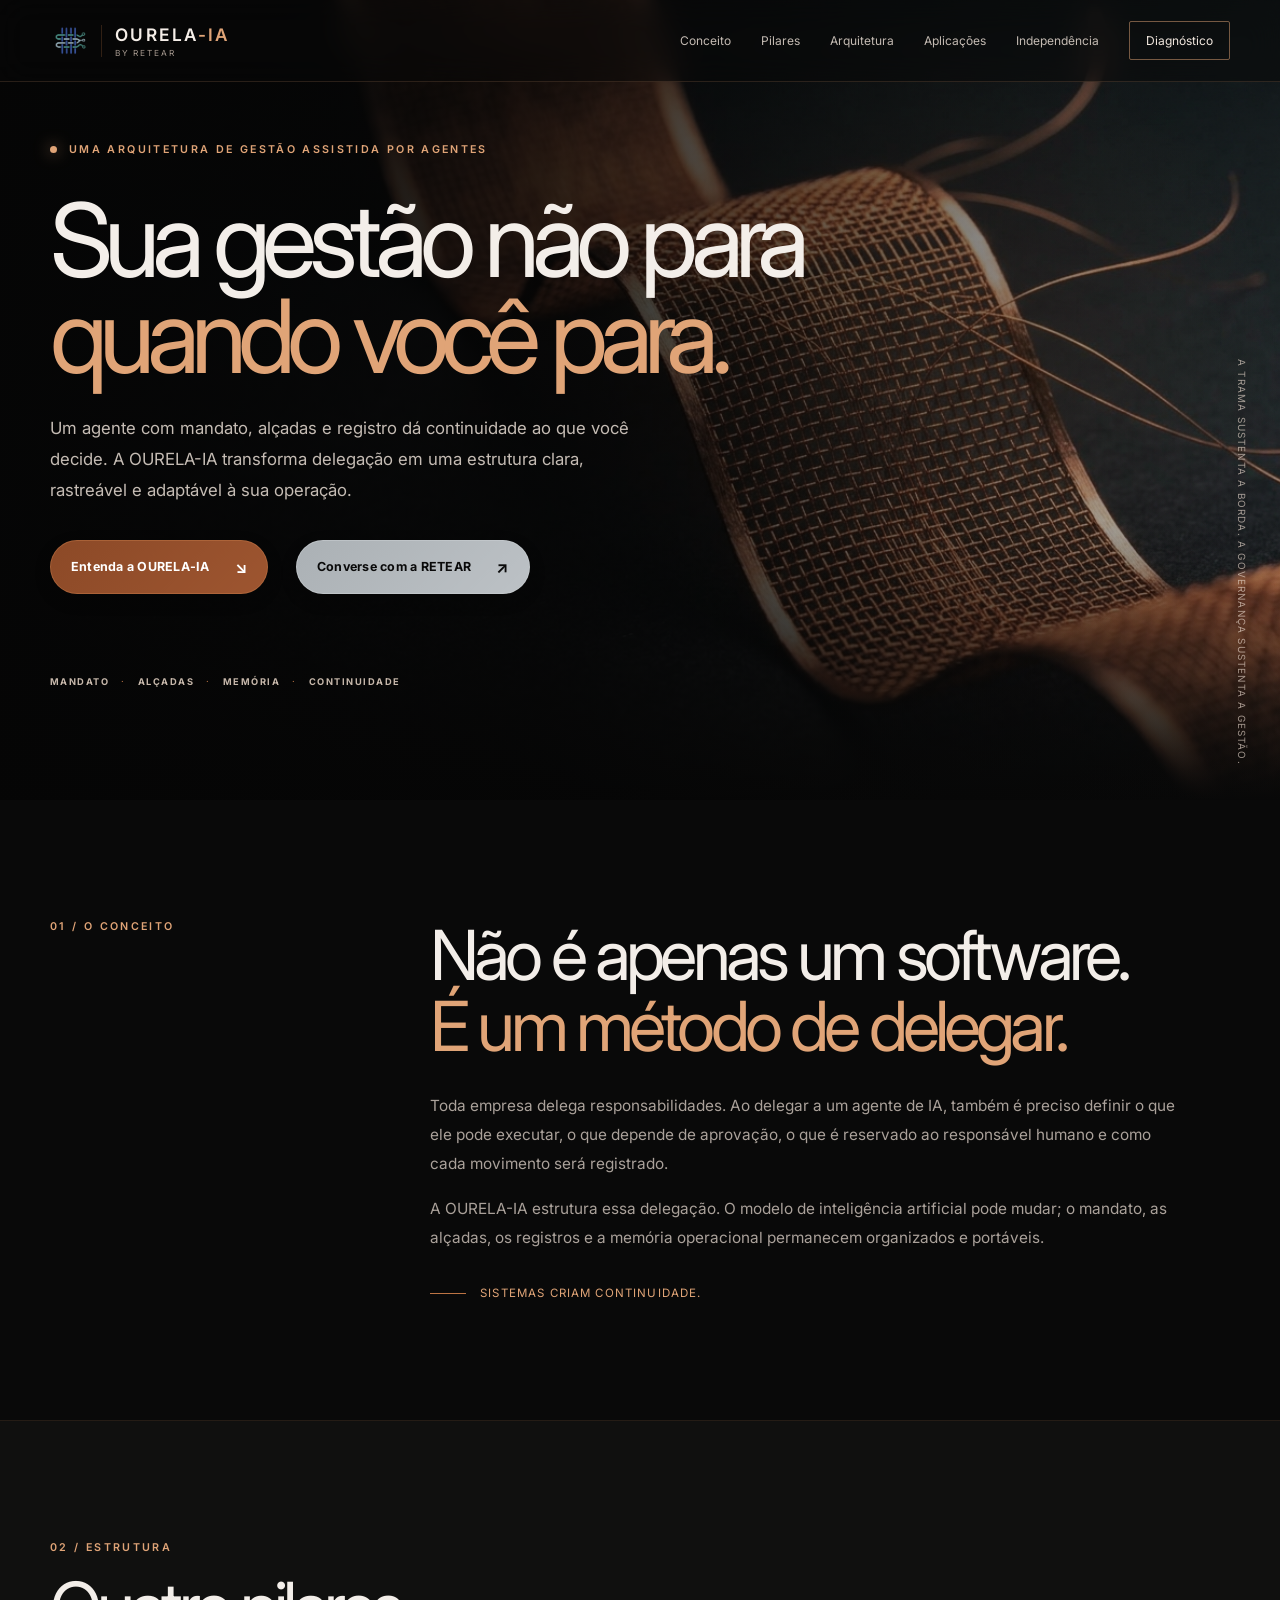
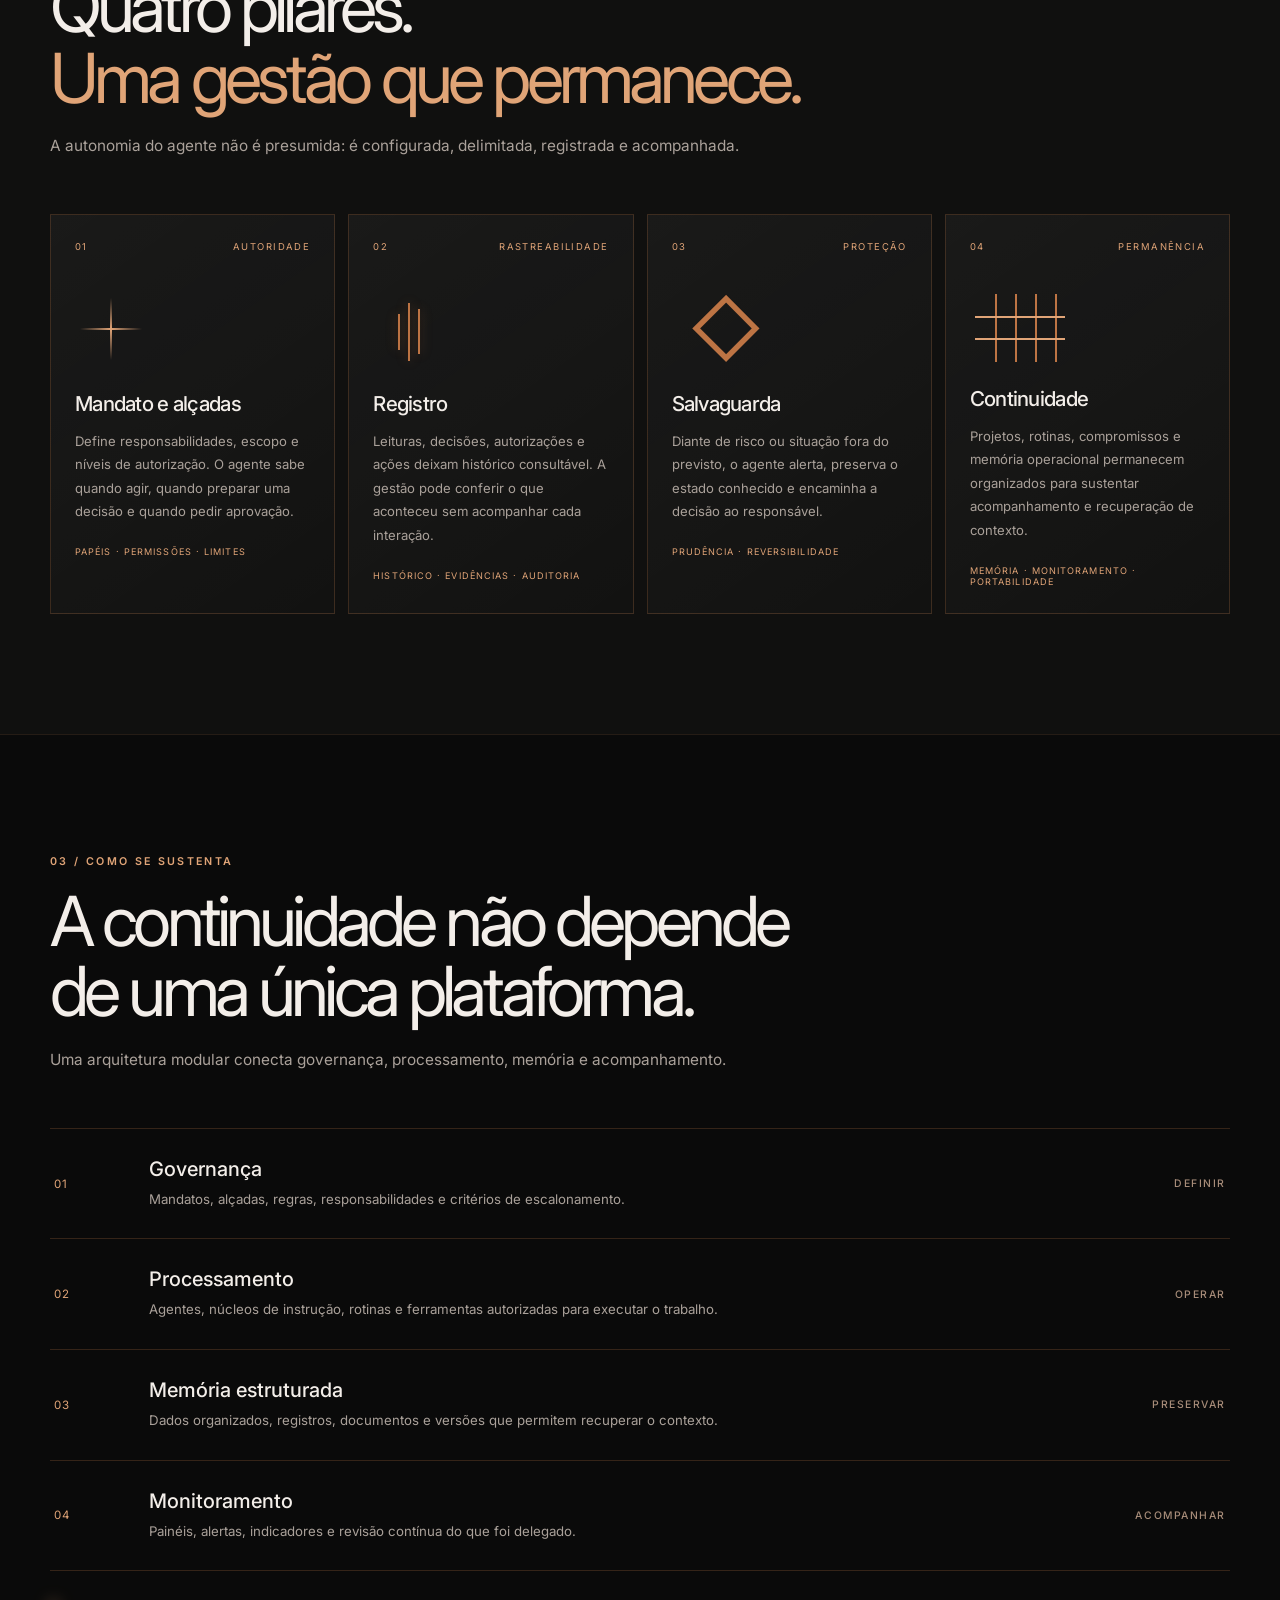
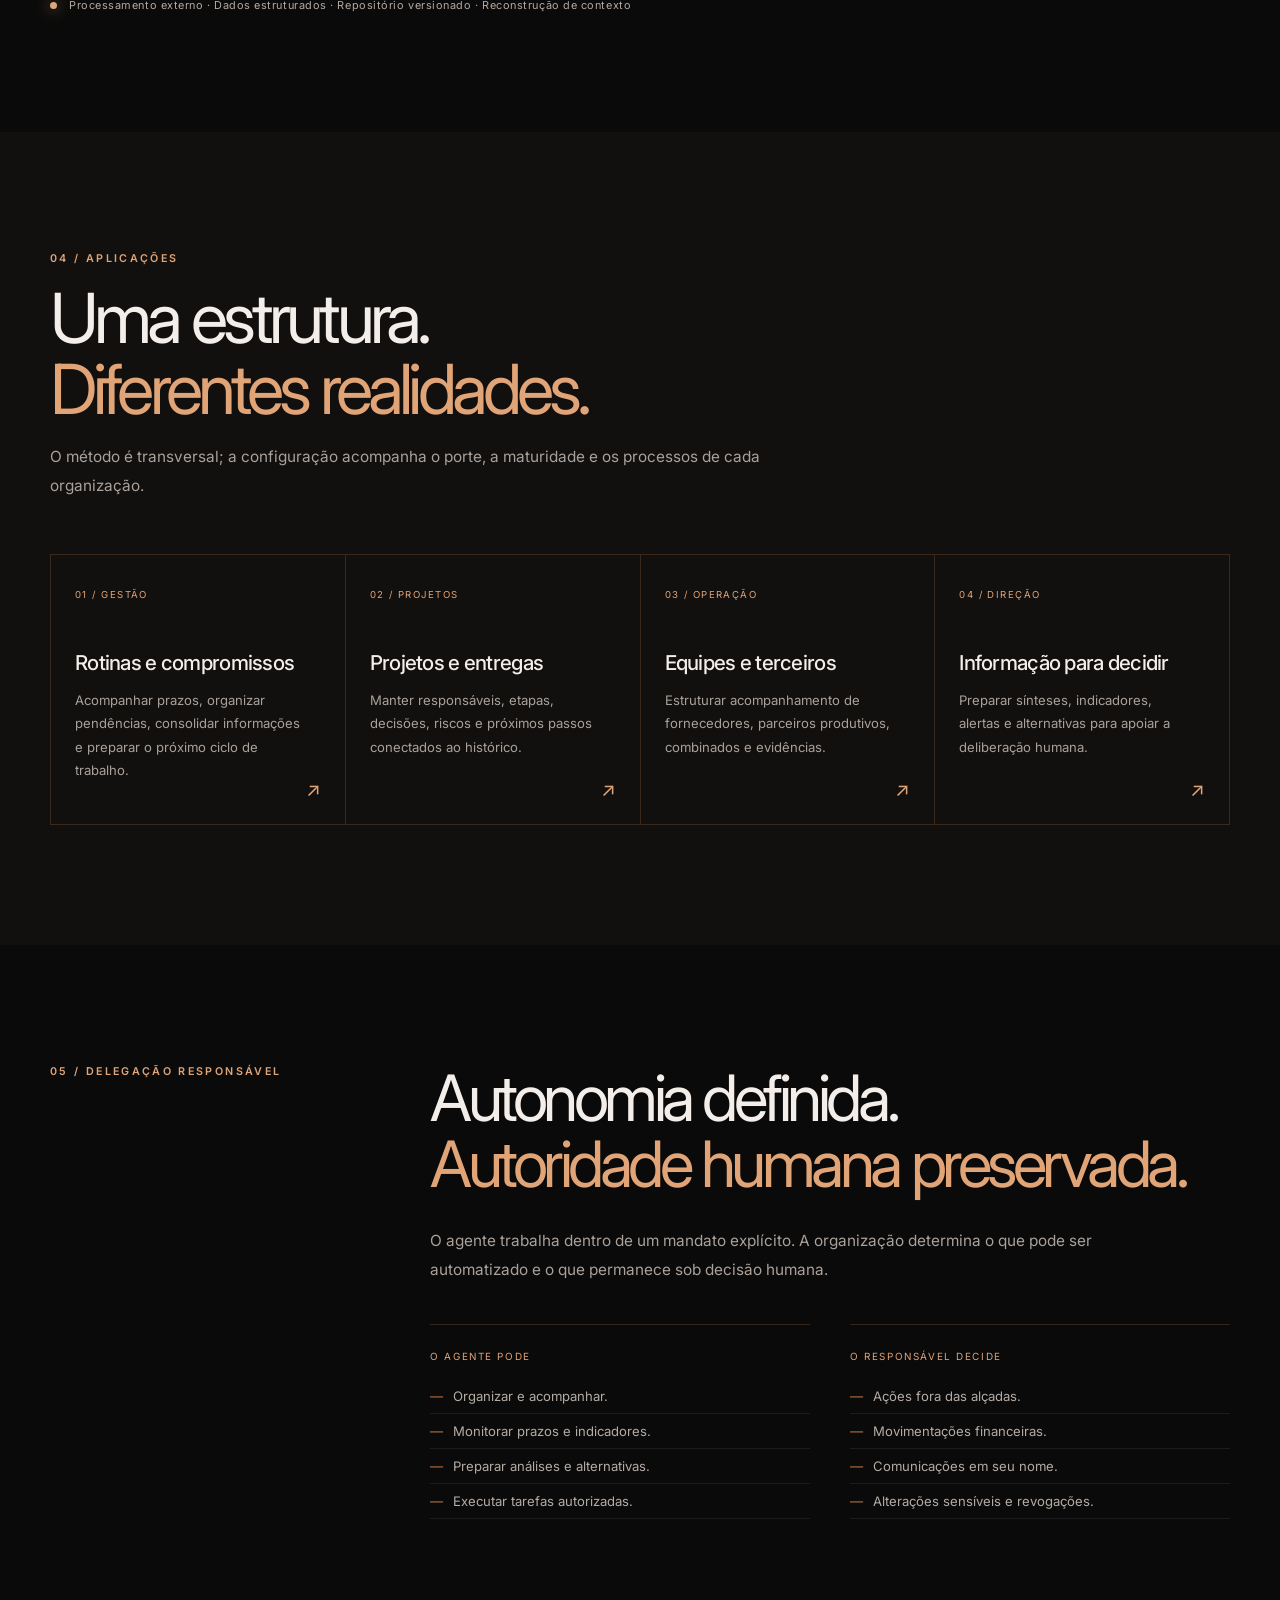
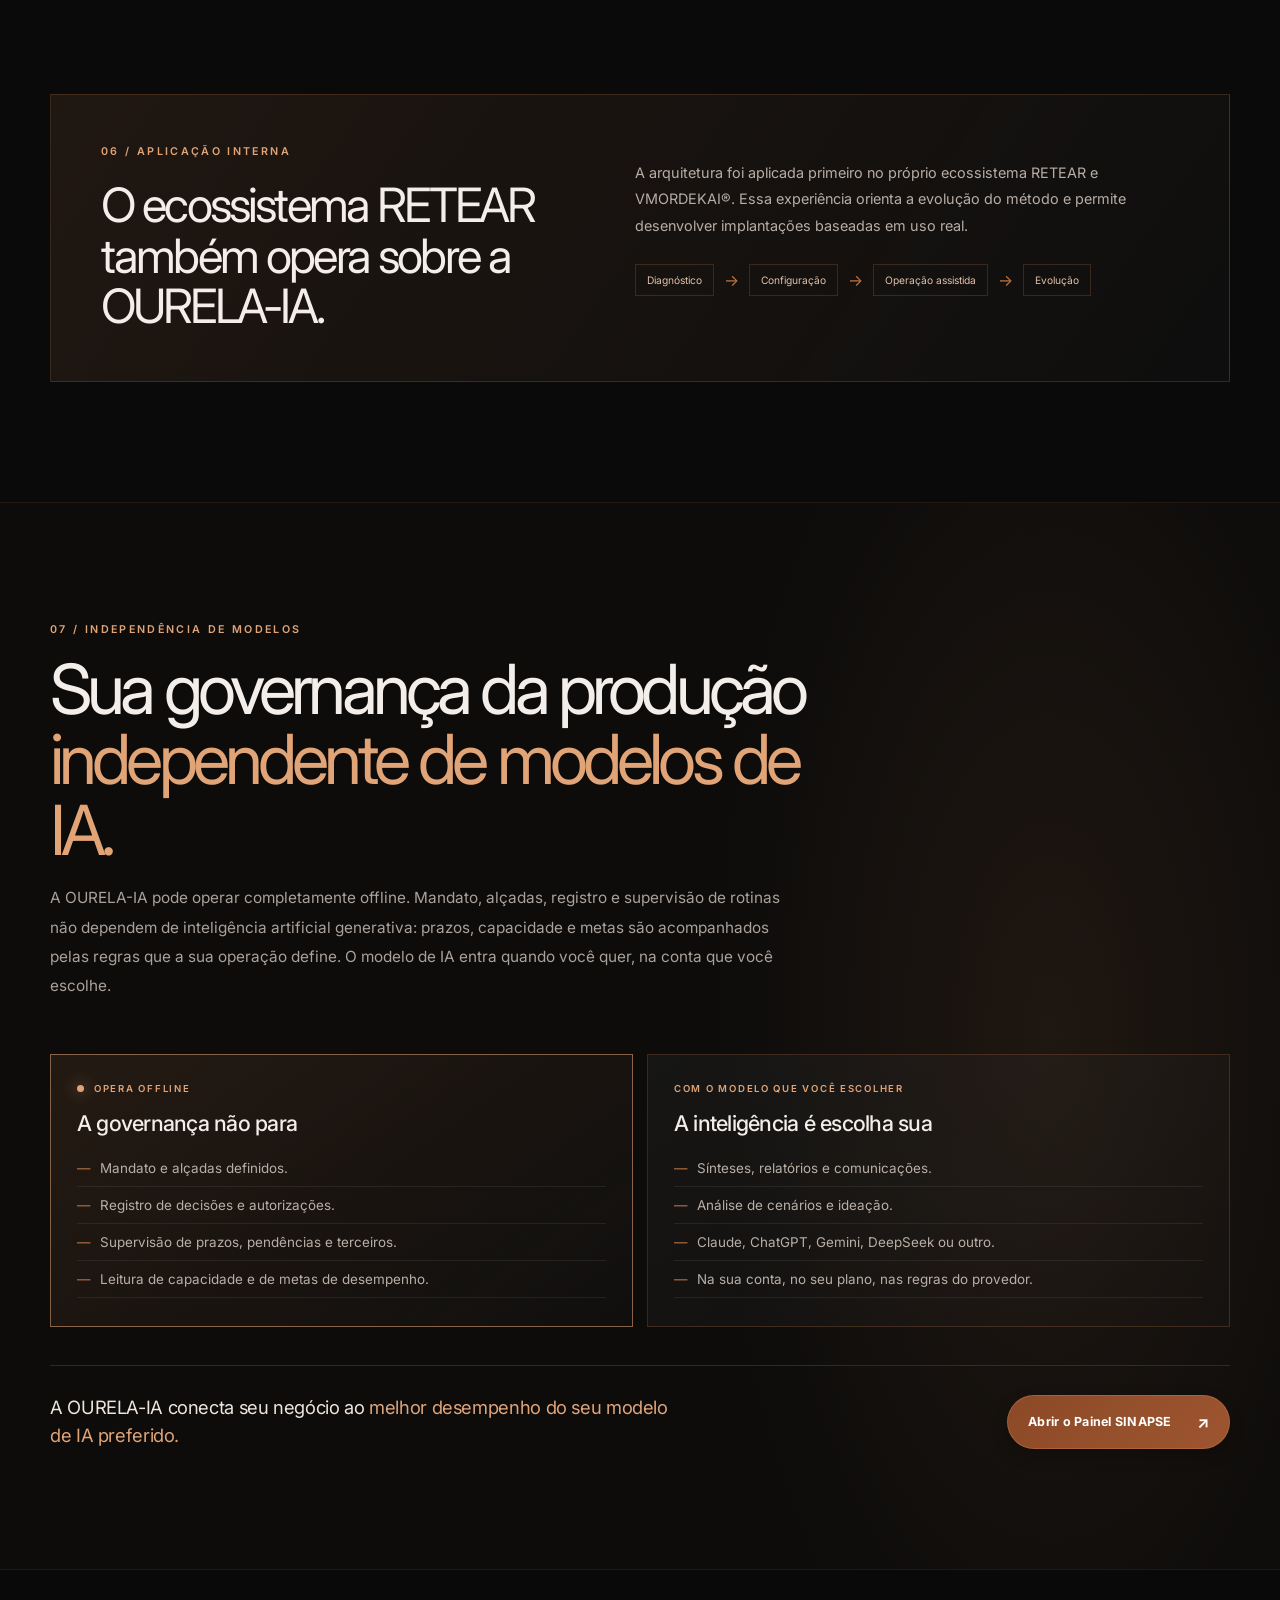
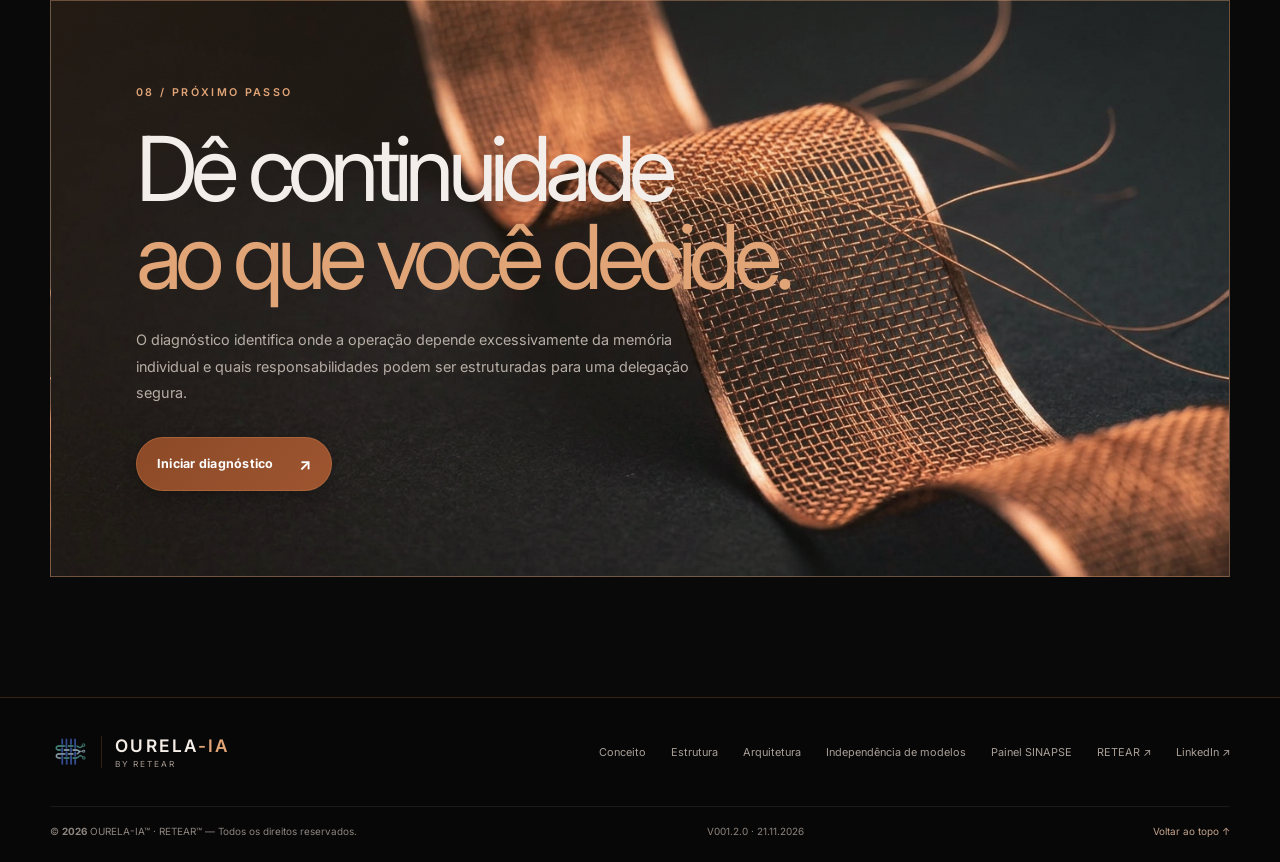
<file: index.html>
<!doctype html>
<html lang="pt-BR">
<head>
  <!-- Base -->
  <meta charset="utf-8">
  <meta http-equiv="content-language" content="pt-BR">
  <meta name="viewport" content="width=device-width, initial-scale=1">

  <!-- SEO -->
  <title>OURELA-IA · Gestão com continuidade | Agente de IA com mandato, alçadas e registro</title>
  <meta name="description" content="Sua gestão não para quando você para. A OURELA-IA estrutura a delegação a agentes de IA com mandato, alçadas, memória operacional e registro, do microempreendedor à grande indústria. Uma Frente estrutural RETEAR.">
  <meta name="keywords" content="OURELA-IA, agente de IA para gestão, gestão com continuidade, delegação a inteligência artificial, governança de IA, alçadas, mandato, registro de decisões, gestão de projetos, gestão de terceiros, fornecedores, confecção, indústria têxtil, moda, pequenas empresas, RETEAR">
  <meta name="author" content="Victor Mordekai Ferreira">
  <meta name="copyright" content="© OURELA-IA™ · Frente estrutural RETEAR™">
  <link rel="canonical" href="https://victormordekai.github.io/ourela-ia/">

  <!-- Indexação -->
  <meta name="robots" content="index, follow, max-image-preview:large">
  <meta name="googlebot" content="index, follow">

  <!-- Mobile e tema -->
  <meta name="theme-color" content="#090909">
  <meta name="color-scheme" content="dark">
  <meta name="mobile-web-app-capable" content="yes">
  <meta name="apple-mobile-web-app-capable" content="yes">
  <meta name="apple-mobile-web-app-status-bar-style" content="black-translucent">
  <meta name="apple-mobile-web-app-title" content="OURELA-IA">

  <!-- Open Graph (WhatsApp, LinkedIn, Facebook): imagem 1200x630, endereço absoluto -->
  <meta property="og:type" content="website">
  <meta property="og:locale" content="pt_BR">
  <meta property="og:site_name" content="OURELA-IA · RETEAR">
  <meta property="og:title" content="OURELA-IA · Sua gestão não para quando você para.">
  <meta property="og:description" content="Um agente com mandato, alçadas e registro dá continuidade ao que você decide.">
  <meta property="og:url" content="https://victormordekai.github.io/ourela-ia/">
  <meta property="og:image" content="https://victormordekai.github.io/ourela-ia/assets/og/ourela-ia-og-1200x630.jpg">
  <meta property="og:image:width" content="1200">
  <meta property="og:image:height" content="630">
  <meta property="og:image:type" content="image/jpeg">
  <meta property="og:image:alt" content="OURELA-IA: Sua gestão não para quando você para.">

  <!-- Twitter / X -->
  <meta name="twitter:card" content="summary_large_image">
  <meta name="twitter:title" content="OURELA-IA · Sua gestão não para quando você para.">
  <meta name="twitter:description" content="Um agente com mandato, alçadas e registro dá continuidade ao que você decide.">
  <meta name="twitter:image" content="https://victormordekai.github.io/ourela-ia/assets/og/ourela-ia-og-1200x630.jpg">

  <!-- Dados estruturados (Google) -->
  <script type="application/ld+json">
  {
    "@context": "https://schema.org",
    "@graph": [
      {
        "@type": "Organization",
        "@id": "https://victormordekai.github.io/RE-TEAR/#org",
        "name": "RETEAR",
        "url": "https://victormordekai.github.io/RE-TEAR/",
        "founder": { "@type": "Person", "name": "Victor Mordekai Ferreira", "sameAs": "https://www.linkedin.com/in/victormordekai/" }
      },
      {
        "@type": "Service",
        "name": "OURELA-IA",
        "serviceType": "Gestão assistida por agente de inteligência artificial",
        "description": "Estrutura de delegação a agentes de IA com mandato, alçadas, memória operacional e registro, implantada por diagnóstico, configuração e operação assistida.",
        "provider": { "@id": "https://victormordekai.github.io/RE-TEAR/#org" },
        "areaServed": { "@type": "Country", "name": "Brasil" },
        "url": "https://victormordekai.github.io/ourela-ia/"
      }
    ]
  }
  </script>

  <!-- Performance -->
  <link rel="preconnect" href="https://fonts.googleapis.com">
  <link rel="preconnect" href="https://fonts.gstatic.com" crossorigin>
  <link href="https://fonts.googleapis.com/css2?family=Inter:wght@300;400;500;600;700&display=swap" rel="stylesheet">

  <!-- Estilos -->
  <link rel="stylesheet" href="css/ourela.css">
  <link rel="stylesheet" href="css/ourela-buttons.css">
  <link rel="stylesheet" href="css/ourela-nav.css">
  <link rel="stylesheet" href="css/ourela-sinapse.css">
  <link rel="icon" type="image/svg+xml" href="assets/icons/ourela-symbol.svg">
</head>
<body id="top">
  <header class="topbar">
    <a class="brand" href="#top" aria-label="OURELA-IA início">
      <img src="assets/logo-retear.png" alt="Símbolo RETEAR" class="brand-symbol">
      <span class="brand-divider"></span><span class="brand-name">OURELA<span>-IA</span><small>by RETEAR</small></span>
      <span class="brand-hud" aria-hidden="true"><svg viewBox="0 0 68 48" aria-hidden="true" focusable="false"><defs><linearGradient id="ourelaBronze" x1="0" y1="0" x2="1" y2="1"><stop offset="0" stop-color="#f7c9a3"/><stop offset=".45" stop-color="#bd7444"/><stop offset="1" stop-color="#7a3f1f"/></linearGradient></defs><g fill="url(#ourelaBronze)" stroke="#090909" stroke-width="1.6"><rect x="4" y="14" width="32" height="6" rx="1"/><rect x="4" y="28" width="32" height="6" rx="1"/><rect x="11" y="4" width="6" height="40" rx="1"/><rect x="23" y="4" width="6" height="40" rx="1"/><rect x="9" y="14" width="10" height="6"/><rect x="21" y="28" width="10" height="6"/></g><text x="38" y="32" font-family="Inter, Arial, sans-serif" font-size="19" font-weight="700" fill="url(#ourelaBronze)">-IA</text></svg></span><span class="hud-label">OURELA-IA · início</span>
    </a>
    <button class="menu-toggle" aria-expanded="false" aria-controls="main-nav" aria-label="Abrir menu">☰<span class="hud-label">Menu</span></button>
    <nav id="main-nav"><a href="#conceito">Conceito</a><a href="#pilares">Pilares</a><a href="#arquitetura">Arquitetura</a><a href="#aplicacoes">Aplicações</a><a href="#independencia">Independência</a><a href="#contato" class="nav-cta">Diagnóstico</a></nav>
  </header>

  <main>
    <section class="hero">
      <div class="hero-image" aria-hidden="true"></div><div class="hero-shade" aria-hidden="true"></div>
      <div class="hero-content wrap">
        <div class="eyebrow reveal"><i></i> Uma arquitetura de gestão assistida por agentes</div>
        <h1 class="reveal">Sua gestão não para <em>quando você para.</em></h1>
        <p class="hero-lead reveal">Um agente com mandato, alçadas e registro dá continuidade ao que você decide. A OURELA-IA transforma delegação em uma estrutura clara, rastreável e adaptável à sua operação.</p>
        <div class="hero-actions reveal"><a class="button btn-ourela-cobre" href="#conceito">Entenda a OURELA-IA <span>↘</span></a><a class="button btn-ourela-platina" href="#contato">Converse com a RETEAR <span>↗</span></a></div>
        <div class="hero-stamp reveal"><b>MANDATO</b><span>·</span><b>ALÇADAS</b><span>·</span><b>MEMÓRIA</b><span>·</span><b>CONTINUIDADE</b></div>
      </div>
      <div class="hero-caption">A trama sustenta a borda. A governança sustenta a gestão.</div>
    </section>

    <section class="intro section" id="conceito"><div class="wrap intro-grid">
      <div class="section-label reveal">01 / O conceito</div>
      <div class="intro-copy reveal"><h2>Não é apenas um software.<br><em>É um método de delegar.</em></h2><p>Toda empresa delega responsabilidades. Ao delegar a um agente de IA, também é preciso definir o que ele pode executar, o que depende de aprovação, o que é reservado ao responsável humano e como cada movimento será registrado.</p><p>A OURELA-IA estrutura essa delegação. O modelo de inteligência artificial pode mudar; o mandato, as alçadas, os registros e a memória operacional permanecem organizados e portáveis.</p><div class="signature-line"><span></span> Sistemas criam continuidade.</div></div>
    </div></section>

    <section class="pillars section" id="pilares"><div class="wrap"><div class="section-heading reveal"><div class="section-label">02 / Estrutura</div><h2>Quatro pilares.<br><em>Uma gestão que permanece.</em></h2><p>A autonomia do agente não é presumida: é configurada, delimitada, registrada e acompanhada.</p></div>
      <div class="pillar-grid">
        <article class="pillar reveal"><div class="pillar-top"><span>01</span><span>Autoridade</span></div><div class="pillar-glyph glyph-cross"><i></i><i></i></div><h3>Mandato e alçadas</h3><p>Define responsabilidades, escopo e níveis de autorização. O agente sabe quando agir, quando preparar uma decisão e quando pedir aprovação.</p><small>Papéis · Permissões · Limites</small></article>
        <article class="pillar reveal"><div class="pillar-top"><span>02</span><span>Rastreabilidade</span></div><div class="pillar-glyph glyph-record"><i></i><i></i><i></i></div><h3>Registro</h3><p>Leituras, decisões, autorizações e ações deixam histórico consultável. A gestão pode conferir o que aconteceu sem acompanhar cada interação.</p><small>Histórico · Evidências · Auditoria</small></article>
        <article class="pillar reveal"><div class="pillar-top"><span>03</span><span>Proteção</span></div><div class="pillar-glyph glyph-shield">◇</div><h3>Salvaguarda</h3><p>Diante de risco ou situação fora do previsto, o agente alerta, preserva o estado conhecido e encaminha a decisão ao responsável.</p><small>Prudência · Reversibilidade</small></article>
        <article class="pillar reveal"><div class="pillar-top"><span>04</span><span>Permanência</span></div><div class="pillar-glyph glyph-weave"><i></i><i></i><i></i><i></i></div><h3>Continuidade</h3><p>Projetos, rotinas, compromissos e memória operacional permanecem organizados para sustentar acompanhamento e recuperação de contexto.</p><small>Memória · Monitoramento · Portabilidade</small></article>
      </div>
    </div></section>

    <section class="architecture section" id="arquitetura"><div class="wrap"><div class="section-heading reveal"><div class="section-label">03 / Como se sustenta</div><h2>A continuidade não depende<br>de uma única plataforma.</h2><p>Uma arquitetura modular conecta governança, processamento, memória e acompanhamento.</p></div>
      <div class="architecture-list">
        <article class="architecture-row reveal"><span>01</span><div><h3>Governança</h3><p>Mandatos, alçadas, regras, responsabilidades e critérios de escalonamento.</p></div><b>Definir</b></article>
        <article class="architecture-row reveal"><span>02</span><div><h3>Processamento</h3><p>Agentes, núcleos de instrução, rotinas e ferramentas autorizadas para executar o trabalho.</p></div><b>Operar</b></article>
        <article class="architecture-row reveal"><span>03</span><div><h3>Memória estruturada</h3><p>Dados organizados, registros, documentos e versões que permitem recuperar o contexto.</p></div><b>Preservar</b></article>
        <article class="architecture-row reveal"><span>04</span><div><h3>Monitoramento</h3><p>Painéis, alertas, indicadores e revisão contínua do que foi delegado.</p></div><b>Acompanhar</b></article>
      </div>
      <div class="architecture-foot reveal"><span class="pulse-dot"></span> Processamento externo · Dados estruturados · Repositório versionado · Reconstrução de contexto</div>
    </div></section>

    <section class="applications section" id="aplicacoes"><div class="wrap"><div class="section-heading reveal"><div class="section-label">04 / Aplicações</div><h2>Uma estrutura.<br><em>Diferentes realidades.</em></h2><p>O método é transversal; a configuração acompanha o porte, a maturidade e os processos de cada organização.</p></div>
      <div class="application-grid">
        <article class="application reveal"><span>01 / GESTÃO</span><h3>Rotinas e compromissos</h3><p>Acompanhar prazos, organizar pendências, consolidar informações e preparar o próximo ciclo de trabalho.</p><b>↗</b></article>
        <article class="application reveal"><span>02 / PROJETOS</span><h3>Projetos e entregas</h3><p>Manter responsáveis, etapas, decisões, riscos e próximos passos conectados ao histórico.</p><b>↗</b></article>
        <article class="application reveal"><span>03 / OPERAÇÃO</span><h3>Equipes e terceiros</h3><p>Estruturar acompanhamento de fornecedores, parceiros produtivos, combinados e evidências.</p><b>↗</b></article>
        <article class="application reveal"><span>04 / DIREÇÃO</span><h3>Informação para decidir</h3><p>Preparar sínteses, indicadores, alertas e alternativas para apoiar a deliberação humana.</p><b>↗</b></article>
      </div>
    </div></section>

    <section class="human section"><div class="wrap human-grid"><div class="section-label reveal">05 / Delegação responsável</div><div class="human-copy reveal"><h2>Autonomia definida.<br><em>Autoridade humana preservada.</em></h2><p>O agente trabalha dentro de um mandato explícito. A organização determina o que pode ser automatizado e o que permanece sob decisão humana.</p><div class="human-columns"><div><small>O AGENTE PODE</small><ul><li>Organizar e acompanhar.</li><li>Monitorar prazos e indicadores.</li><li>Preparar análises e alternativas.</li><li>Executar tarefas autorizadas.</li></ul></div><div><small>O RESPONSÁVEL DECIDE</small><ul><li>Ações fora das alçadas.</li><li>Movimentações financeiras.</li><li>Comunicações em seu nome.</li><li>Alterações sensíveis e revogações.</li></ul></div></div></div></div></section>

    <section class="proof section"><div class="wrap proof-panel reveal"><div><div class="section-label">06 / Aplicação interna</div><h2>O ecossistema RETEAR também opera sobre a OURELA-IA.</h2></div><div><p>A arquitetura foi aplicada primeiro no próprio ecossistema RETEAR e VMORDEKAI®. Essa experiência orienta a evolução do método e permite desenvolver implantações baseadas em uso real.</p><div class="steps"><span>Diagnóstico</span><i>→</i><span>Configuração</span><i>→</i><span>Operação assistida</span><i>→</i><span>Evolução</span></div></div></div></section>

    <section class="ix-indep section" id="independencia"><div class="wrap">
      <div class="section-heading reveal"><div class="section-label">07 / Independência de modelos</div><h2>Sua governança da produção<br><em>independente de modelos de IA.</em></h2><p>A OURELA-IA pode operar completamente offline. Mandato, alçadas, registro e supervisão de rotinas não dependem de inteligência artificial generativa: prazos, capacidade e metas são acompanhados pelas regras que a sua operação define. O modelo de IA entra quando você quer, na conta que você escolhe.</p></div>
      <div class="ix-grid">
        <article class="ix-col is-offline reveal"><small><span class="pulse-dot"></span> Opera offline</small><h3>A governança não para</h3><ul><li>Mandato e alçadas definidos.</li><li>Registro de decisões e autorizações.</li><li>Supervisão de prazos, pendências e terceiros.</li><li>Leitura de capacidade e de metas de desempenho.</li></ul></article>
        <article class="ix-col reveal"><small>Com o modelo que você escolher</small><h3>A inteligência é escolha sua</h3><ul><li>Sínteses, relatórios e comunicações.</li><li>Análise de cenários e ideação.</li><li>Claude, ChatGPT, Gemini, DeepSeek ou outro.</li><li>Na sua conta, no seu plano, nas regras do provedor.</li></ul></article>
      </div>
      <div class="ix-foot reveal"><p>A OURELA-IA conecta seu negócio ao <em>melhor desempenho do seu modelo de IA preferido.</em></p><a class="button btn-ourela-cobre" href="sinapse.html">Abrir o Painel SINAPSE <span>↗</span></a></div>
    </div></section>

    <section class="contact section" id="contato"><div class="wrap contact-panel reveal"><div class="section-label">08 / Próximo passo</div><h2>Dê continuidade<br><em>ao que você decide.</em></h2><p>O diagnóstico identifica onde a operação depende excessivamente da memória individual e quais responsabilidades podem ser estruturadas para uma delegação segura.</p><a class="button btn-ourela-cobre" href="https://wa.me/5541997584893?text=Ol%C3%A1%21%20Gostaria%20de%20conhecer%20a%20OURELA-IA%20e%20agendar%20um%20diagn%C3%B3stico." target="_blank" rel="noopener noreferrer">Iniciar diagnóstico <span>↗</span></a></div></section>
  </main>

  <footer class="footer"><div class="wrap footer-main"><a class="brand footer-brand" href="#top"><img src="assets/logo-retear.png" alt="Símbolo RETEAR" class="brand-symbol"><span class="brand-divider"></span><span class="brand-name">OURELA<span>-IA</span><small>by RETEAR</small></span></a><div class="footer-links"><a href="#conceito">Conceito</a><a href="#pilares">Estrutura</a><a href="#arquitetura">Arquitetura</a><a href="#independencia">Independência de modelos</a><a href="sinapse.html">Painel SINAPSE</a><a href="https://victormordekai.github.io/RE-TEAR/" target="_blank" rel="noopener">RETEAR ↗</a><a href="https://www.linkedin.com/in/victormordekai/" target="_blank" rel="noopener noreferrer">LinkedIn ↗</a></div></div><div class="wrap footer-bottom"><span>© <b data-year>2026</b> OURELA-IA™ · RETEAR™ — Todos os direitos reservados.</span><span>V001.2.0 · 21.11.2026</span><a href="#top">Voltar ao topo ↑</a></div></footer>
  <a class="hud-diag" href="https://wa.me/5541997584893?text=Ol%C3%A1%21%20Gostaria%20de%20conhecer%20a%20OURELA-IA%20e%20agendar%20um%20diagn%C3%B3stico." target="_blank" rel="noopener noreferrer" aria-label="Iniciar diagnóstico estratégico"><svg viewBox="0 0 24 24" aria-hidden="true" focusable="false"><circle cx="10.5" cy="10.5" r="6.5"/><path d="M15.4 15.4 21 21"/><path d="M6.4 10.6h1.9l1.2-2.4 1.8 4.6 1.2-2.2h1.5"/></svg><span class="hud-label">Iniciar diagnóstico estratégico</span></a>
  <script src="js/ourela.js"></script>
  <script src="js/ourela-nav.js" defer></script>
</body>
</html>
</file>
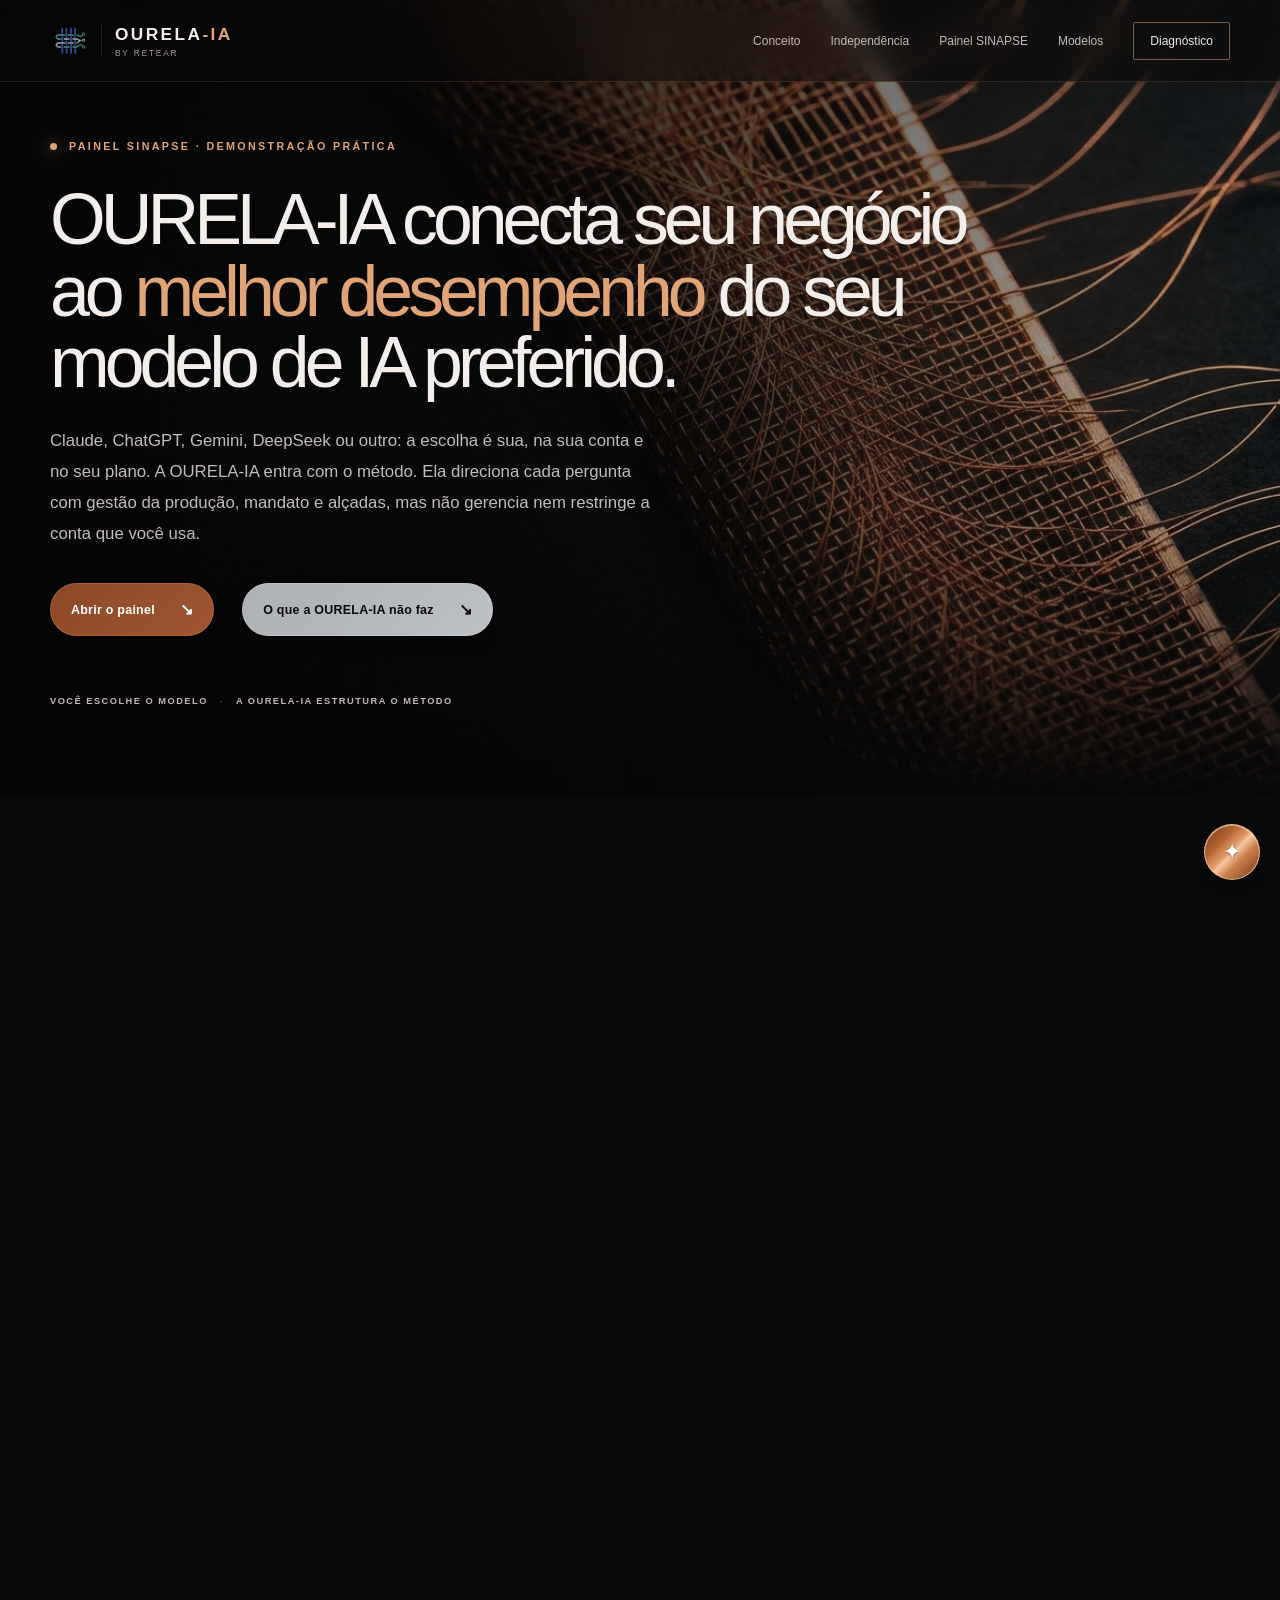
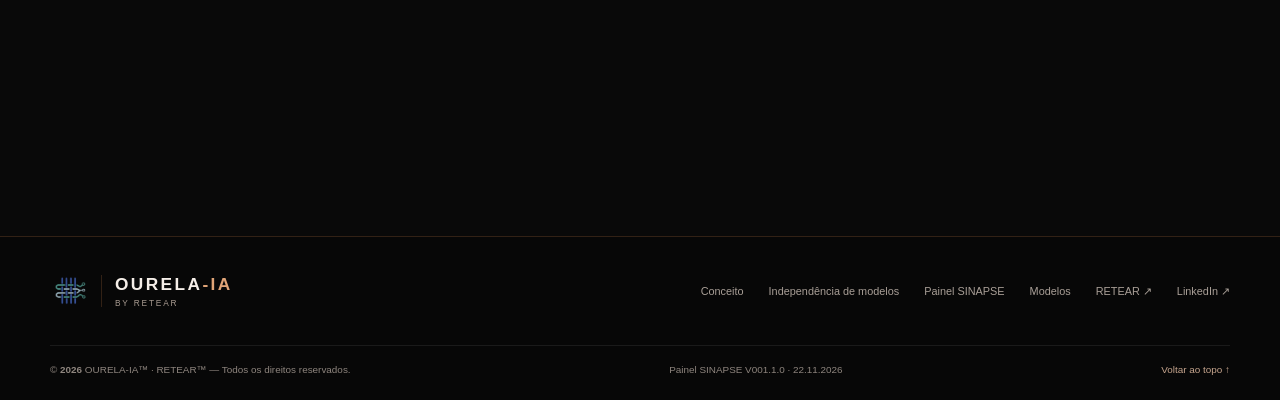
<file: sinapse.html>
<!doctype html>
<html lang="pt-BR" class="no-js">
<head>
  <!-- Base -->
  <meta charset="utf-8">
  <meta http-equiv="content-language" content="pt-BR">
  <meta name="viewport" content="width=device-width, initial-scale=1">

  <!-- Privacidade verificável: esta página não envia dados a nenhum servidor.
       connect-src 'none' e form-action 'none' proíbem qualquer requisição de dados;
       só as fontes tipográficas são carregadas de fora. -->
  <meta http-equiv="Content-Security-Policy" content="default-src 'self'; script-src 'self'; style-src 'self' https://fonts.googleapis.com; font-src https://fonts.gstatic.com; img-src 'self' data:; connect-src 'none'; form-action 'none'; frame-src 'none'; object-src 'none'; base-uri 'self'">
  <meta name="referrer" content="no-referrer">

  <!-- SEO -->
  <title>Painel SINAPSE · OURELA-IA conecta seu negócio ao seu modelo de IA preferido</title>
  <meta name="description" content="Claude, ChatGPT, Gemini ou DeepSeek: use o modelo de IA que a sua empresa preferir, na sua própria conta. A OURELA-IA direciona com método de gestão da produção; não gerencia nem restringe sua conta e não grava logins nem dados.">
  <meta name="keywords" content="OURELA-IA, SINAPSE, modelos de IA, Claude, ChatGPT, Gemini, DeepSeek, governança de IA, gestão da produção, confecção, PCP, prompts de gestão, RETEAR">
  <meta name="author" content="Victor Mordekai Ferreira">
  <meta name="copyright" content="© OURELA-IA™ · Frente estrutural RETEAR™">
  <link rel="canonical" href="https://victormordekai.github.io/ourela-ia/sinapse.html">
  <meta name="robots" content="index, follow, max-image-preview:large">

  <!-- Mobile e tema -->
  <meta name="theme-color" content="#090909">
  <meta name="color-scheme" content="dark">

  <!-- Open Graph -->
  <meta property="og:type" content="website">
  <meta property="og:locale" content="pt_BR">
  <meta property="og:site_name" content="OURELA-IA · RETEAR">
  <meta property="og:title" content="Painel SINAPSE · OURELA-IA conecta seu negócio ao seu modelo de IA preferido">
  <meta property="og:description" content="Você escolhe o modelo e usa sua própria conta. A OURELA-IA direciona com método.">
  <meta property="og:url" content="https://victormordekai.github.io/ourela-ia/sinapse.html">
  <meta property="og:image" content="https://victormordekai.github.io/ourela-ia/assets/og/ourela-ia-sinapse-og-1200x630.jpg">
  <meta property="og:image:secure_url" content="https://victormordekai.github.io/ourela-ia/assets/og/ourela-ia-sinapse-og-1200x630.jpg">
  <meta property="og:image:width" content="1200">
  <meta property="og:image:height" content="630">
  <meta property="og:image:type" content="image/jpeg">
  <meta property="og:image:alt" content="Painel SINAPSE · OURELA-IA conecta seu negócio ao melhor desempenho do seu modelo de IA preferido: Claude, ChatGPT, Gemini, DeepSeek.">

  <!-- Twitter / X -->
  <meta name="twitter:card" content="summary_large_image">
  <meta name="twitter:title" content="Painel SINAPSE · OURELA-IA conecta seu negócio ao seu modelo de IA preferido">
  <meta name="twitter:description" content="Você escolhe o modelo e usa sua própria conta. A OURELA-IA direciona com método.">
  <meta name="twitter:image" content="https://victormordekai.github.io/ourela-ia/assets/og/ourela-ia-sinapse-og-1200x630.jpg">
  <meta name="twitter:image:alt" content="Painel SINAPSE · OURELA-IA">

  <!-- Fontes -->
  <link rel="preconnect" href="https://fonts.googleapis.com">
  <link rel="preconnect" href="https://fonts.gstatic.com" crossorigin>
  <link href="https://fonts.googleapis.com/css2?family=Inter:wght@300;400;500;600;700&display=swap" rel="stylesheet">

  <!-- Estilos -->
  <link rel="stylesheet" href="css/ourela.css">
  <link rel="stylesheet" href="css/ourela-buttons.css">
  <link rel="stylesheet" href="css/ourela-nav.css">
  <link rel="stylesheet" href="css/ourela-sinapse.css">
  <link rel="icon" type="image/svg+xml" href="assets/icons/ourela-symbol.svg">
</head>
<body id="top" class="page-sinapse">
  <header class="topbar">
    <a class="brand" href="index.html" aria-label="OURELA-IA início">
      <img src="assets/logo-retear.png" alt="Símbolo RETEAR" class="brand-symbol">
      <span class="brand-divider"></span><span class="brand-name">OURELA<span>-IA</span><small>by RETEAR</small></span>
      <span class="brand-hud" aria-hidden="true"><svg viewBox="0 0 68 48" aria-hidden="true" focusable="false"><defs><linearGradient id="ourelaBronze" x1="0" y1="0" x2="1" y2="1"><stop offset="0" stop-color="#f7c9a3"/><stop offset=".45" stop-color="#bd7444"/><stop offset="1" stop-color="#7a3f1f"/></linearGradient></defs><g fill="url(#ourelaBronze)" stroke="#090909" stroke-width="1.6"><rect x="4" y="14" width="32" height="6" rx="1"/><rect x="4" y="28" width="32" height="6" rx="1"/><rect x="11" y="4" width="6" height="40" rx="1"/><rect x="23" y="4" width="6" height="40" rx="1"/><rect x="9" y="14" width="10" height="6"/><rect x="21" y="28" width="10" height="6"/></g><text x="38" y="32" font-family="Inter, Arial, sans-serif" font-size="19" font-weight="700" fill="url(#ourelaBronze)">-IA</text></svg></span><span class="hud-label">OURELA-IA · início</span>
    </a>
    <button class="menu-toggle" aria-expanded="false" aria-controls="main-nav" aria-label="Abrir menu">☰<span class="hud-label">Menu</span></button>
    <nav id="main-nav"><a href="index.html#conceito">Conceito</a><a href="index.html#independencia">Independência</a><a href="#painel" aria-current="page">Painel SINAPSE</a><a href="#modelos">Modelos</a><a href="index.html#contato" class="nav-cta">Diagnóstico</a></nav>
  </header>

  <main>
    <!-- ============ HERO ============ -->
    <section class="sx-hero">
      <div class="hero-image" aria-hidden="true"></div><div class="hero-shade" aria-hidden="true"></div>
      <div class="wrap sx-hero-content">
        <div class="eyebrow reveal"><i></i> Painel SINAPSE · demonstração prática</div>
        <h1 class="reveal">OURELA-IA conecta seu negócio ao <em>melhor desempenho</em> do seu modelo de IA preferido.</h1>
        <p class="hero-lead reveal">Claude, ChatGPT, Gemini, DeepSeek ou outro: a escolha é sua, na sua conta e no seu plano. A OURELA-IA entra com o método. Ela direciona cada pergunta com gestão da produção, mandato e alçadas, mas não gerencia nem restringe a conta que você usa.</p>
        <div class="hero-actions reveal"><a class="button btn-ourela-cobre" href="#painel">Abrir o painel <span>↘</span></a><a class="button btn-ourela-platina" href="#alcada">O que a OURELA-IA não faz <span>↘</span></a></div>
        <div class="hero-stamp reveal"><b>VOCÊ ESCOLHE O MODELO</b><span>·</span><b>A OURELA-IA ESTRUTURA O MÉTODO</b></div>
      </div>
    </section>

    <!-- ============ PAINEL ============ -->
    <section class="section sx-painel" id="painel" aria-labelledby="painel-titulo">
      <div class="wrap">
        <div class="section-heading reveal">
          <div class="section-label">01 / Painel</div>
          <h2 id="painel-titulo">Quatro portas oficiais.<br><em>E a do seu modelo.</em></h2>
          <p>Escolha o modelo, escolha um prompt de método no HUD e trabalhe na sua conta. Cada modelo abre no próprio site oficial, numa janela ao lado. O login, a conversa e os dados ficam entre você e o provedor.</p>
        </div>

        <ol class="sx-passos reveal" aria-label="Como usar">
          <li><b>1</b><span>Escolha o modelo na aba</span></li>
          <li><b>2</b><span>Escolha um prompt no HUD <i class="sx-hud-ico" aria-hidden="true">✦</i></span></li>
          <li><b>3</b><span>Envie na sua própria conta</span></li>
        </ol>

        <div class="sx-browser reveal">
          <div class="sx-tabs" role="tablist" aria-label="Modelos de IA">
            <button class="sx-tab" role="tab" id="tab-claude" aria-controls="porta-claude" aria-selected="true" data-modelo="claude"><i class="sx-dot"></i>Claude</button>
            <button class="sx-tab" role="tab" id="tab-chatgpt" aria-controls="porta-chatgpt" aria-selected="false" tabindex="-1" data-modelo="chatgpt"><i class="sx-dot"></i>ChatGPT</button>
            <button class="sx-tab" role="tab" id="tab-gemini" aria-controls="porta-gemini" aria-selected="false" tabindex="-1" data-modelo="gemini"><i class="sx-dot"></i>Gemini</button>
            <button class="sx-tab" role="tab" id="tab-deepseek" aria-controls="porta-deepseek" aria-selected="false" tabindex="-1" data-modelo="deepseek"><i class="sx-dot"></i>DeepSeek</button>
            <button class="sx-tab sx-tab-outros" role="tab" id="tab-outros" aria-controls="porta-outros" aria-selected="false" tabindex="-1" data-modelo="outros"><i class="sx-dot"></i>Outros</button>
          </div>

          <!-- Claude -->
          <div class="sx-porta" role="tabpanel" id="porta-claude" aria-labelledby="tab-claude" data-modelo="claude">
            <div class="sx-endereco"><span class="sx-cadeado" aria-hidden="true"></span><span class="sx-url">https://claude.ai</span><small>domínio oficial · Anthropic</small></div>
            <div class="sx-porta-corpo">
              <div>
                <h3>Claude</h3>
                <p>Abre o Claude no site oficial, numa janela ao lado deste painel. Se você já estiver logado, a conversa começa direto. Se não, o login acontece na página da Anthropic, não aqui.</p>
                <p class="sx-nota">Prompt do HUD: o painel copia o texto e tenta pré-preencher o campo pelo link. Se o campo vier vazio, cole com <kbd>Ctrl</kbd>+<kbd>V</kbd> (<kbd>⌘</kbd>+<kbd>V</kbd> no Mac).</p>
              </div>
              <div class="sx-porta-acoes">
                <a class="button btn-ourela-platina" href="https://claude.ai/new" target="ourela_claude" rel="noopener" data-abrir="claude">Abrir Claude ao lado <span>↗</span></a>
                <small>Sua conta · seu plano · termos da Anthropic</small>
              </div>
            </div>
          </div>

          <!-- ChatGPT -->
          <div class="sx-porta" role="tabpanel" id="porta-chatgpt" aria-labelledby="tab-chatgpt" data-modelo="chatgpt">
            <div class="sx-endereco"><span class="sx-cadeado" aria-hidden="true"></span><span class="sx-url">https://chatgpt.com</span><small>domínio oficial · OpenAI</small></div>
            <div class="sx-porta-corpo">
              <div>
                <h3>ChatGPT</h3>
                <p>Abre o ChatGPT no site oficial, numa janela ao lado deste painel. O login, quando necessário, acontece na página da OpenAI.</p>
                <p class="sx-nota">Prompt do HUD: o painel copia o texto e o ChatGPT costuma recebê-lo já no campo pelo link. Confira e envie. Se não aparecer, cole com <kbd>Ctrl</kbd>+<kbd>V</kbd>.</p>
              </div>
              <div class="sx-porta-acoes">
                <a class="button btn-ourela-platina" href="https://chatgpt.com/" target="ourela_chatgpt" rel="noopener" data-abrir="chatgpt">Abrir ChatGPT ao lado <span>↗</span></a>
                <small>Sua conta · seu plano · termos da OpenAI</small>
              </div>
            </div>
          </div>

          <!-- Gemini -->
          <div class="sx-porta" role="tabpanel" id="porta-gemini" aria-labelledby="tab-gemini" data-modelo="gemini">
            <div class="sx-endereco"><span class="sx-cadeado" aria-hidden="true"></span><span class="sx-url">https://gemini.google.com</span><small>domínio oficial · Google</small></div>
            <div class="sx-porta-corpo">
              <div>
                <h3>Gemini</h3>
                <p>Abre o Gemini no site oficial, numa janela ao lado deste painel, com a sua conta Google. O login acontece no Google, não aqui.</p>
                <p class="sx-nota">Prompt do HUD: o painel copia o texto. O Gemini não recebe prompt pelo link, então cole com <kbd>Ctrl</kbd>+<kbd>V</kbd> no campo de mensagem.</p>
              </div>
              <div class="sx-porta-acoes">
                <a class="button btn-ourela-platina" href="https://gemini.google.com/app" target="ourela_gemini" rel="noopener" data-abrir="gemini">Abrir Gemini ao lado <span>↗</span></a>
                <small>Sua conta · seu plano · termos do Google</small>
              </div>
            </div>
          </div>

          <!-- DeepSeek -->
          <div class="sx-porta" role="tabpanel" id="porta-deepseek" aria-labelledby="tab-deepseek" data-modelo="deepseek">
            <div class="sx-endereco"><span class="sx-cadeado" aria-hidden="true"></span><span class="sx-url">https://chat.deepseek.com</span><small>domínio oficial · DeepSeek</small></div>
            <div class="sx-porta-corpo">
              <div>
                <h3>DeepSeek</h3>
                <p>Abre o DeepSeek no site oficial, numa janela ao lado deste painel. O login acontece na página da DeepSeek.</p>
                <p class="sx-nota">Prompt do HUD: o painel copia o texto. O DeepSeek não recebe prompt pelo link, então cole com <kbd>Ctrl</kbd>+<kbd>V</kbd> no campo de mensagem.</p>
              </div>
              <div class="sx-porta-acoes">
                <a class="button btn-ourela-platina" href="https://chat.deepseek.com/" target="ourela_deepseek" rel="noopener" data-abrir="deepseek">Abrir DeepSeek ao lado <span>↗</span></a>
                <small>Sua conta · seu plano · termos da DeepSeek</small>
              </div>
            </div>
          </div>

          <!-- Outros -->
          <div class="sx-porta" role="tabpanel" id="porta-outros" aria-labelledby="tab-outros" data-modelo="outros">
            <div class="sx-endereco"><span class="sx-cadeado sx-cadeado-livre" aria-hidden="true"></span><span class="sx-url">o modelo que a sua empresa já usa</span><small>escolha livre</small></div>
            <div class="sx-porta-corpo">
              <div>
                <h3>Outros modelos</h3>
                <p>Os prompts do HUD funcionam em qualquer modelo de IA: outro assistente comercial, a IA que já vem nas ferramentas de trabalho da sua empresa ou um modelo de código aberto rodando no seu próprio computador. A OURELA-IA não depende de nenhum deles.</p>
                <p class="sx-nota">Prompt do HUD: aqui o painel apenas copia o texto. Abra o modelo da sua empresa e cole com <kbd>Ctrl</kbd>+<kbd>V</kbd> (<kbd>⌘</kbd>+<kbd>V</kbd> no Mac).</p>
              </div>
              <div class="sx-porta-acoes">
                <a class="button btn-ourela-platina" href="#prompts">Escolher um prompt <span>✦</span></a>
                <small>Sua conta · seu plano · termos do seu provedor</small>
              </div>
            </div>
          </div>

          <div class="sx-faixa" role="note">
            <span class="pulse-dot" aria-hidden="true"></span>
            <p><b>Alçada OURELA-IA:</b> esta página não vê, não grava e não gerencia seu login, suas conversas nem seus dados. Ela não tem formulário nem cookies e é tecnicamente proibida de enviar dados a qualquer servidor. O uso de cada modelo segue os termos do respectivo provedor.</p>
          </div>
        </div>
      </div>
    </section>

    <!-- ============ HUD DE PROMPTS ============
         Sem JavaScript, aparece como uma seção comum com os prompts legíveis.
         Com JavaScript, vira o HUD flutuante. -->
    <aside class="sx-hud" id="prompts" aria-labelledby="hud-titulo">
      <div class="sx-hud-cabeca">
        <div>
          <div class="section-label">HUD · Prompts de método</div>
          <h2 id="hud-titulo">Escolha um prompt</h2>
          <p class="sx-hud-destino">Destino: <b data-destino>Claude</b></p>
        </div>
        <button class="sx-hud-fechar" type="button" aria-label="Fechar prompts">×</button>
      </div>

      <div class="sx-trilhas" role="tablist" aria-label="Trilhas de prompts">
        <button class="sx-trilha" role="tab" id="trilha-producao" aria-controls="lista-producao" aria-selected="true">Governança da produção</button>
        <button class="sx-trilha" role="tab" id="trilha-elementos" aria-controls="lista-elementos" aria-selected="false" tabindex="-1">Modelos, skills, agentes</button>
        <button class="sx-trilha" role="tab" id="trilha-contas" aria-controls="lista-contas" aria-selected="false" tabindex="-1">Contas pro</button>
      </div>

      <div class="sx-listas">
        <!-- Trilha 1 -->
        <section class="sx-lista" role="tabpanel" id="lista-producao" aria-labelledby="trilha-producao">
          <h3 class="sx-lista-titulo">Governança de processos · administração da produção em confecção</h3>
          <article class="sx-prompt">
            <details><summary>Mapear o gargalo da confecção</summary>
              <pre class="sx-texto">Atue como analista de PCP de uma confecção. Vou descrever os setores (corte, costura, acabamento), o número de operadores, o tempo padrão por peça e a demanda do período. Com esses dados: 1) calcule a capacidade e a ocupação de cada setor; 2) calcule o takt time; 3) aponte o gargalo pela Teoria das Restrições; 4) proponha três ações para o gargalo, separando o que é dado medido do que é estimativa. Se faltar algum dado, pergunte antes de calcular. Responda em português do Brasil.</pre>
            </details>
            <div class="sx-prompt-acoes"><button type="button" class="sx-copiar">Copiar</button><button type="button" class="sx-copiar-abrir">Copiar e abrir</button></div>
          </article>
          <article class="sx-prompt">
            <details><summary>Estruturar o romaneio para a facção</summary>
              <pre class="sx-texto">Atue como gestor de produção de uma confecção que trabalha com facções (terceiros produtivos). Proponha a estrutura mínima de um romaneio de envio para a facção: referência, grade e quantidades, aviamentos, ficha técnica, tempo padrão por peça, prazo combinado, critérios de qualidade na devolução e campos de responsável e aceite dos dois lados. Inclua um checklist de conferência na saída e no retorno do lote. Não trate da rotina interna da facção, só da relação entre as duas empresas. Responda em português do Brasil.</pre>
            </details>
            <div class="sx-prompt-acoes"><button type="button" class="sx-copiar">Copiar</button><button type="button" class="sx-copiar-abrir">Copiar e abrir</button></div>
          </article>
          <article class="sx-prompt">
            <details><summary>Acordo de nível de serviço com terceiros</summary>
              <pre class="sx-texto">Ajude-me a estruturar um acordo de nível de serviço (SLA) entre minha confecção e uma facção parceira. Organize em: prazos e como comunicar atrasos; tolerância de defeitos e como tratar retrabalho; forma de registrar envios, devoluções e aceites; revisão periódica do acordo. O acordo deve proteger os dois lados e não supervisionar a operação interna da facção. Termine com as perguntas que eu preciso responder antes de assinar. Responda em português do Brasil.</pre>
            </details>
            <div class="sx-prompt-acoes"><button type="button" class="sx-copiar">Copiar</button><button type="button" class="sx-copiar-abrir">Copiar e abrir</button></div>
          </article>
          <article class="sx-prompt">
            <details><summary>Objetivos de desempenho da operação</summary>
              <pre class="sx-texto">Leia a minha operação de confecção pelos cinco objetivos de desempenho da administração da produção: qualidade, confiabilidade, velocidade, flexibilidade e custos. Para cada objetivo, proponha um indicador simples de medir no chão de fábrica e como definir uma meta inicial. Depois, me ajude a escolher qual objetivo deve ser a prioridade da operação neste momento. Comece me fazendo até cinco perguntas sobre a operação. Responda em português do Brasil.</pre>
            </details>
            <div class="sx-prompt-acoes"><button type="button" class="sx-copiar">Copiar</button><button type="button" class="sx-copiar-abrir">Copiar e abrir</button></div>
          </article>
        </section>

        <!-- Trilha 2 -->
        <section class="sx-lista" role="tabpanel" id="lista-elementos" aria-labelledby="trilha-elementos">
          <h3 class="sx-lista-titulo">O que são modelos, skills, agentes e tools</h3>
          <article class="sx-prompt">
            <details><summary>Os nove elementos de um sistema de IA</summary>
              <pre class="sx-texto">Explique, para o dono de uma confecção sem formação técnica, os nove elementos de um sistema de IA: model, skill, agent, harness, tool, workflow, MCP, memory e guardrails. Monte uma tabela com três colunas: o elemento, a pergunta que ele responde (por exemplo: model, "quem raciocina?"; tool, "com o que executar?"; guardrails, "o que é permitido?") e um exemplo do chão de fábrica. Feche com um parágrafo sobre por que a governança não pode depender de um único modelo. Responda em português do Brasil.</pre>
            </details>
            <div class="sx-prompt-acoes"><button type="button" class="sx-copiar">Copiar</button><button type="button" class="sx-copiar-abrir">Copiar e abrir</button></div>
          </article>
          <article class="sx-prompt">
            <details><summary>Conversar com IA × delegar a um agente</summary>
              <pre class="sx-texto">Qual é a diferença entre conversar com uma IA e delegar uma responsabilidade a um agente de IA com mandato, alçadas e registro? Dê exemplos de uma pequena empresa de confecção. Explique os riscos de delegar sem definir o que o agente pode fazer sozinho, o que depende de aprovação e o que fica sempre com uma pessoa. Responda em português do Brasil.</pre>
            </details>
            <div class="sx-prompt-acoes"><button type="button" class="sx-copiar">Copiar</button><button type="button" class="sx-copiar-abrir">Copiar e abrir</button></div>
          </article>
          <article class="sx-prompt">
            <details><summary>IA generativa × regra automática</summary>
              <pre class="sx-texto">Na gestão de uma confecção, quando faz sentido usar IA generativa e quando basta uma regra automática? Exemplos para comparar: calcular a capacidade de um setor, alertar um prazo vencido, redigir uma síntese da semana, sugerir alternativas para um gargalo. Organize numa tabela com "regra automática", "IA generativa" e "decisão humana", explicando o motivo de cada classificação. Responda em português do Brasil.</pre>
            </details>
            <div class="sx-prompt-acoes"><button type="button" class="sx-copiar">Copiar</button><button type="button" class="sx-copiar-abrir">Copiar e abrir</button></div>
          </article>
          <article class="sx-prompt">
            <details><summary>Onde a IA ajuda na minha operação</summary>
              <pre class="sx-texto">Conduza um diagnóstico rápido da minha operação para descobrir onde a IA pode ajudar. Faça uma pergunta por vez, no máximo oito, sobre rotinas, prazos, terceiros, indicadores e decisões. No fim, classifique as atividades em três grupos: automatizar, apoiar com IA e manter com uma pessoa. Justifique cada classificação. Responda em português do Brasil.</pre>
            </details>
            <div class="sx-prompt-acoes"><button type="button" class="sx-copiar">Copiar</button><button type="button" class="sx-copiar-abrir">Copiar e abrir</button></div>
          </article>
        </section>

        <!-- Trilha 3 -->
        <section class="sx-lista" role="tabpanel" id="lista-contas" aria-labelledby="trilha-contas">
          <h3 class="sx-lista-titulo">Vantagem de contas pro no modelo preferido pela empresa</h3>
          <article class="sx-prompt">
            <details><summary>Plano gratuito × plano pago, para empresa</summary>
              <pre class="sx-texto">De forma neutra, explique o que muda entre o seu plano gratuito e os seus planos pagos: limites de uso, modelos disponíveis, tamanho de contexto e recursos. Em seguida, diga em quais situações de gestão da produção o plano pago se justifica por desempenho e em quais o gratuito é suficiente. Indique onde conferir os preços oficiais atualizados, porque eles mudam e variam por país. Responda em português do Brasil.</pre>
            </details>
            <div class="sx-prompt-acoes"><button type="button" class="sx-copiar">Copiar</button><button type="button" class="sx-copiar-abrir">Copiar e abrir</button></div>
          </article>
          <article class="sx-prompt">
            <details><summary>Uma conta, um login: governança</summary>
              <pre class="sx-texto">Por que uma empresa deveria centralizar o uso de IA numa conta vinculada ao e-mail corporativo, em vez de cada pessoa usar a própria conta pessoal? Aborde o histórico das conversas, a continuidade quando alguém sai da empresa, a organização por projetos e o controle de quem tem acesso. Termine com um passo a passo simples para organizar isso numa pequena empresa. Responda em português do Brasil.</pre>
            </details>
            <div class="sx-prompt-acoes"><button type="button" class="sx-copiar">Copiar</button><button type="button" class="sx-copiar-abrir">Copiar e abrir</button></div>
          </article>
          <article class="sx-prompt">
            <details><summary>A conta do custo × desempenho</summary>
              <pre class="sx-texto">Monte comigo uma conta simples para decidir se um plano pago de IA vale a pena na minha empresa: horas por semana gastas em relatórios, controles e comunicações; quanto disso a IA pode reduzir; custo da hora de quem faz; valor mensal do plano. Pergunte os números que faltarem, mostre o cálculo e diga em quanto tempo o plano se paga. Deixe claro o que é estimativa. Responda em português do Brasil.</pre>
            </details>
            <div class="sx-prompt-acoes"><button type="button" class="sx-copiar">Copiar</button><button type="button" class="sx-copiar-abrir">Copiar e abrir</button></div>
          </article>
          <article class="sx-prompt">
            <details><summary>Como escolher o modelo preferido da empresa</summary>
              <pre class="sx-texto">Proponha um teste de uma semana para eu escolher o modelo de IA da minha empresa. Use as mesmas cinco tarefas reais de gestão da produção em dois ou mais modelos e avalie cada resposta por critérios objetivos: precisão, clareza, se pediu os dados que faltavam, tempo para chegar a um resultado útil e custo do plano. Entregue uma planilha-modelo de avaliação em texto. Responda em português do Brasil.</pre>
            </details>
            <div class="sx-prompt-acoes"><button type="button" class="sx-copiar">Copiar</button><button type="button" class="sx-copiar-abrir">Copiar e abrir</button></div>
          </article>
        </section>
      </div>

      <p class="sx-hud-rodape">Prompts públicos e legíveis antes do clique. Copiar não envia nada: o texto vai só para a sua área de transferência.</p>
    </aside>

    <button class="sx-hud-toggle" type="button" aria-controls="prompts" aria-expanded="false">
      <span class="sx-hud-toggle-ico" aria-hidden="true">✦</span><span class="hud-label">Prompts de método</span>
    </button>
    <div class="sx-toast" role="status" aria-live="polite"></div>

    <!-- ============ ALÇADA ============ -->
    <section class="section human sx-alcada" id="alcada">
      <div class="wrap human-grid">
        <div class="section-label reveal">02 / Termos de alçada</div>
        <div class="human-copy reveal">
          <h2>A OURELA-IA direciona.<br><em>A conta é sua.</em></h2>
          <p>Planos, limites de uso e tratamento de dados são definidos por cada provedor, nos termos que você aceita diretamente com ele. A OURELA-IA não escolhe, não paga, não administra e não restringe o modelo que a sua empresa usa.</p>
          <div class="human-columns">
            <div><small>A OURELA-IA FAZ</small><ul>
              <li>Estrutura o método: mandato, alçadas e registro.</li>
              <li>Direciona as perguntas com gestão da produção.</li>
              <li>Recomenda, com justificativa de desempenho.</li>
              <li>Mantém a governança funcionando sem IA generativa.</li>
            </ul></div>
            <div><small>A OURELA-IA NÃO FAZ</small><ul>
              <li>Não pede, não vê e não grava logins ou senhas.</li>
              <li>Não lê, não guarda e não gerencia suas conversas.</li>
              <li>Não escolhe nem restringe o seu plano.</li>
              <li>Não responde pelo uso dos modelos de terceiros.</li>
            </ul></div>
          </div>
          <div class="sx-recomenda">
            <div><small>RECOMENDAÇÃO DE GOVERNANÇA</small><p>Use o modelo com o mesmo e-mail de cadastro da empresa: histórico e continuidade numa só identidade.</p></div>
            <div><small>RECOMENDAÇÃO DE DESEMPENHO</small><p>Para uso diário em gestão, planos pagos reduzem interrupções por limite de uso. É recomendação, não condição.</p></div>
          </div>
        </div>
      </div>
    </section>

    <!-- ============ MODELOS ============ -->
    <section class="section sx-modelos" id="modelos">
      <div class="wrap">
        <div class="section-heading reveal">
          <div class="section-label">03 / Conheça os modelos</div>
          <h2>Conheça esses modelos de IA<br><em>e seus preços em seus websites.</em></h2>
          <p>Não existe um modelo melhor para tudo. Cada um tem forças, planos e limites diferentes, e alguns vão cumprir os objetivos de desempenho da sua operação melhor que outros. Os resumos abaixo seguem as páginas oficiais. Os preços mudam e variam por país, por isso ficam sempre no site de cada provedor.</p>
        </div>

        <div class="sx-cards">
          <article class="sx-card reveal">
            <div class="sx-card-topo"><span>Anthropic</span><span>01</span></div>
            <h3>Claude</h3>
            <p class="sx-uso"><small>Uso principal, segundo o site oficial</small>Escrita, edição e análise de conteúdo, geração de código e visualização de dados. Projetos para organizar conversas e documentos, pesquisa aprofundada e conectores com ferramentas de trabalho.</p>
            <dl class="sx-planos"><div><dt>Gratuito</dt><dd>Sim, com limites de uso</dd></div><div><dt>Pagos</dt><dd>Pro, Max · Team e Enterprise para empresas</dd></div><div><dt>Para desenvolvedores</dt><dd>API cobrada por uso</dd></div></dl>
            <div class="sx-card-links"><a href="https://claude.ai" target="_blank" rel="noopener noreferrer">Site oficial ↗</a><a href="https://claude.com/pricing" target="_blank" rel="noopener noreferrer">Planos e preços ↗</a></div>
            <p class="sx-fonte">Fonte: claude.com/pricing · consultado em 21/11/2026</p>
          </article>

          <article class="sx-card reveal">
            <div class="sx-card-topo"><span>OpenAI</span><span>02</span></div>
            <h3>ChatGPT</h3>
            <p class="sx-uso"><small>Uso principal, segundo o site oficial</small>Conversas para tarefas do dia a dia, pesquisa aprofundada, criação de imagens, voz, projetos e o agente de programação Codex.</p>
            <dl class="sx-planos"><div><dt>Gratuito</dt><dd>Sim, com limites de uso</dd></div><div><dt>Pagos</dt><dd>Go, Plus, Pro · planos para empresas</dd></div><div><dt>Para desenvolvedores</dt><dd>API cobrada por uso</dd></div></dl>
            <div class="sx-card-links"><a href="https://chatgpt.com" target="_blank" rel="noopener noreferrer">Site oficial ↗</a><a href="https://chatgpt.com/pricing" target="_blank" rel="noopener noreferrer">Planos e preços ↗</a></div>
            <p class="sx-fonte">Fonte: chatgpt.com/pricing · consultado em 21/11/2026</p>
          </article>

          <article class="sx-card reveal">
            <div class="sx-card-topo"><span>Google</span><span>03</span></div>
            <h3>Gemini</h3>
            <p class="sx-uso"><small>Uso principal, segundo o site oficial</small>Assistente integrado aos produtos Google, como Gmail e Docs, com pesquisa aprofundada. Os planos pagos combinam acesso ampliado ao Gemini com armazenamento em nuvem.</p>
            <dl class="sx-planos"><div><dt>Gratuito</dt><dd>Sim, com limites de uso</dd></div><div><dt>Pagos</dt><dd>Google AI Plus, Pro e Ultra</dd></div><div><dt>Para desenvolvedores</dt><dd>API com nível gratuito e uso pago</dd></div></dl>
            <div class="sx-card-links"><a href="https://gemini.google.com" target="_blank" rel="noopener noreferrer">Site oficial ↗</a><a href="https://one.google.com/about/google-ai-plans/" target="_blank" rel="noopener noreferrer">Planos e preços ↗</a></div>
            <p class="sx-fonte">Fonte: one.google.com/about/google-ai-plans · consultado em 21/11/2026</p>
          </article>

          <article class="sx-card reveal">
            <div class="sx-card-topo"><span>DeepSeek</span><span>04</span></div>
            <h3>DeepSeek</h3>
            <p class="sx-uso"><small>Uso principal, segundo o site oficial</small>Chat gratuito na web e no aplicativo, para perguntas do dia a dia, escrita e raciocínio. A API para empresas e desenvolvedores é cobrada por token.</p>
            <dl class="sx-planos"><div><dt>Gratuito</dt><dd>Sim, chat na web e no app</dd></div><div><dt>Pagos</dt><dd>Sem assinatura mensal no chat</dd></div><div><dt>Para desenvolvedores</dt><dd>API cobrada por token</dd></div></dl>
            <div class="sx-card-links"><a href="https://chat.deepseek.com" target="_blank" rel="noopener noreferrer">Site oficial ↗</a><a href="https://api-docs.deepseek.com/quick_start/pricing" target="_blank" rel="noopener noreferrer">Preços da API ↗</a></div>
            <p class="sx-fonte">Fonte: chat.deepseek.com e api-docs.deepseek.com · consultado em 21/11/2026</p>
          </article>
        </div>

        <article class="sx-card sx-card-outros reveal">
          <div class="sx-card-topo"><span>Escolha livre</span><span>05</span></div>
          <div class="sx-outros-grid">
            <div>
              <h3>Outros modelos</h3>
              <p class="sx-uso">Além destes quatro, existem muitos outros assistentes de IA, e novos surgem com frequência. Alguns já vêm dentro das ferramentas de trabalho que a empresa usa. Outros são modelos de código aberto, que podem rodar no próprio computador da empresa, sem mensalidade e sem enviar dados para fora.</p>
            </div>
            <dl class="sx-planos">
              <div><dt>Como escolher</dt><dd>Teste as mesmas tarefas reais em mais de um modelo. A trilha “Contas pro” do HUD tem um roteiro pronto.</dd></div>
              <div><dt>Preços e termos</dt><dd>Sempre no site oficial de cada provedor.</dd></div>
              <div><dt>Com a OURELA-IA</dt><dd>Mandato, alçadas e registro valem para qualquer modelo.</dd></div>
            </dl>
          </div>
        </article>

        <p class="sx-marcas reveal">Claude é marca da Anthropic; ChatGPT, da OpenAI; Gemini, do Google; DeepSeek, da DeepSeek. A OURELA-IA não é afiliada a essas empresas e não fala em nome delas. Os resumos são informativos: planos, preços e recursos são definidos e atualizados por cada provedor.</p>
      </div>
    </section>

    <!-- ============ FECHO ============ -->
    <section class="contact section" id="contato"><div class="wrap contact-panel reveal"><div class="section-label">04 / Próximo passo</div><h2>O modelo é seu.<br><em>A continuidade também.</em></h2><p>O diagnóstico OURELA-IA mostra onde a sua operação depende da memória de uma pessoa e como estruturar mandato, alçadas e registro para qualquer modelo que você escolher.</p><a class="button btn-ourela-cobre" href="https://wa.me/5541997584893?text=Ol%C3%A1%21%20Vi%20o%20Painel%20SINAPSE%20e%20gostaria%20de%20conhecer%20a%20OURELA-IA." target="_blank" rel="noopener noreferrer">Iniciar diagnóstico <span>↗</span></a></div></section>
  </main>

  <footer class="footer"><div class="wrap footer-main"><a class="brand footer-brand" href="index.html"><img src="assets/logo-retear.png" alt="Símbolo RETEAR" class="brand-symbol"><span class="brand-divider"></span><span class="brand-name">OURELA<span>-IA</span><small>by RETEAR</small></span></a><div class="footer-links"><a href="index.html#conceito">Conceito</a><a href="index.html#independencia">Independência de modelos</a><a href="#painel">Painel SINAPSE</a><a href="#modelos">Modelos</a><a href="https://victormordekai.github.io/RE-TEAR/" target="_blank" rel="noopener">RETEAR ↗</a><a href="https://www.linkedin.com/in/victormordekai/" target="_blank" rel="noopener noreferrer">LinkedIn ↗</a></div></div><div class="wrap footer-bottom"><span>© <b data-year>2026</b> OURELA-IA™ · RETEAR™ — Todos os direitos reservados.</span><span>Painel SINAPSE V001.1.0 · 22.11.2026</span><a href="#top">Voltar ao topo ↑</a></div></footer>

  <script src="js/ourela.js"></script>
  <script src="js/ourela-nav.js" defer></script>
  <script src="js/ourela-sinapse.js" defer></script>
</body>
</html>
</file>
<file: css/ourela.css>
:root{--bg:#090909;--panel:#11100f;--text:#f3eee9;--muted:#aaa19a;--copper:#bd7444;--copper2:#e0a477;--line:rgba(189,116,68,.24);--max:1180px}*{box-sizing:border-box}html{scroll-behavior:smooth;scroll-padding-top:90px}body{margin:0;background:var(--bg);color:var(--text);font-family:Inter,Arial,sans-serif;font-weight:400;-webkit-font-smoothing:antialiased}a{color:inherit;text-decoration:none}.wrap{width:min(var(--max),calc(100% - 64px));margin-inline:auto}.topbar{height:82px;padding:0 max(32px,calc((100vw - var(--max))/2));display:flex;align-items:center;justify-content:space-between;position:absolute;z-index:10;top:0;left:0;right:0;border-bottom:1px solid rgba(224,164,119,.16);background:rgba(8,8,8,.52);backdrop-filter:blur(16px)}.brand{display:flex;align-items:center;gap:13px}.brand-symbol{width:38px;height:38px;object-fit:contain;filter:brightness(1.45) saturate(.7)}.brand-divider{height:32px;width:1px;background:var(--line)}.brand-name{font-size:1.08rem;font-weight:600;letter-spacing:.14em;color:#f5eee8}.brand-name>span{color:var(--copper2)}.brand-name small{display:block;margin-top:3px;font-size:.52rem;letter-spacing:.22em;text-transform:uppercase;color:#a79a90;font-weight:400}.topbar nav{display:flex;align-items:center;gap:30px}.topbar nav a{font-size:.75rem;color:#c4bbb3;transition:color .25s}.topbar nav a:hover{color:var(--copper2)}.topbar nav .nav-cta{border:1px solid rgba(224,164,119,.5);padding:11px 16px;border-radius:2px;color:#f2e8df}.menu-toggle{display:none;background:none;border:0;color:#f2e8df;font-size:1.4rem}.hero{min-height:800px;position:relative;display:flex;align-items:center;overflow:hidden;background:#070707}.hero-image,.hero-shade{position:absolute;inset:0}.hero-image{background:url('../assets/ourela-weave.jpg') center/cover;transform:scale(1.035);animation:slow-drift 24s ease-in-out infinite alternate}.hero-shade{background:linear-gradient(90deg,rgba(5,5,5,.97) 0%,rgba(5,5,5,.86) 42%,rgba(5,5,5,.2) 100%),linear-gradient(0deg,#090909 0%,transparent 35%),radial-gradient(circle at 73% 46%,rgba(189,116,68,.13),transparent 34%)}.hero-content{position:relative;padding-top:130px;padding-bottom:100px;max-width:var(--max)}.eyebrow,.section-label{font-size:.67rem;text-transform:uppercase;letter-spacing:.22em;color:var(--copper2);font-weight:600}.eyebrow{display:flex;align-items:center;gap:12px}.eyebrow i,.pulse-dot{width:7px;height:7px;border-radius:50%;background:var(--copper2);box-shadow:0 0 16px rgba(224,164,119,.8)}.hero h1{font-size:clamp(3.7rem,8vw,7.5rem);line-height:.94;letter-spacing:-.085em;font-weight:400;max-width:850px;margin:36px 0 28px}.hero h1 em,.section-heading h2 em,.intro h2 em,.human h2 em,.contact h2 em{font-style:normal;color:var(--copper2)}.hero-lead{max-width:610px;color:#c5bcb4;font-size:1.05rem;line-height:1.85}.hero-actions{display:flex;align-items:center;gap:28px;margin-top:34px}.button{display:inline-flex;align-items:center;gap:25px;padding:16px 20px;font-size:.78rem;font-weight:600;letter-spacing:.02em;transition:transform .25s,background .25s}.button:hover{transform:translateY(-3px)}.button-copper{background:var(--copper);color:#100c09}.button-copper:hover{background:var(--copper2)}.button span{font-size:1rem}.text-link{font-size:.78rem;color:#e2d8cf}.text-link span{color:var(--copper2);margin-left:8px}.hero-stamp{display:flex;gap:12px;align-items:center;margin-top:82px;font-size:.58rem;letter-spacing:.16em;color:#c6b7aa}.hero-stamp span{color:var(--copper)}.hero-caption{position:absolute;right:32px;bottom:35px;font-size:.62rem;letter-spacing:.12em;color:rgba(236,221,208,.64);text-transform:uppercase;writing-mode:vertical-rl}.section{padding:120px 0}.intro-grid,.human-grid{display:grid;grid-template-columns:.55fr 1.45fr;gap:6vw}.intro-copy{max-width:800px}.intro h2,.section-heading h2,.human h2{font-size:clamp(2.6rem,5.4vw,5rem);line-height:1.02;letter-spacing:-.07em;font-weight:400;margin:0 0 30px}.intro-copy p,.section-heading p,.human-copy>p{color:var(--muted);line-height:1.9;font-size:.96rem;max-width:760px}.signature-line{display:flex;align-items:center;gap:14px;color:var(--copper2);font-size:.72rem;letter-spacing:.1em;text-transform:uppercase;margin-top:34px}.signature-line span{width:36px;height:1px;background:var(--copper)}.pillars{background:#10100f;border-top:1px solid rgba(189,116,68,.12);border-bottom:1px solid rgba(189,116,68,.12)}.section-heading{max-width:760px;margin-bottom:54px}.section-heading h2{margin:18px 0}.pillar-grid{display:grid;grid-template-columns:repeat(4,1fr);gap:13px}.pillar{min-height:380px;padding:26px 24px;border:1px solid var(--line);background:linear-gradient(145deg,rgba(255,255,255,.045),rgba(255,255,255,.008));position:relative;overflow:hidden;transition:transform .45s,border-color .4s,background .4s}.pillar:after{content:"";position:absolute;left:-20%;right:-20%;bottom:-110px;height:190px;background:radial-gradient(ellipse,rgba(189,116,68,.17),transparent 70%);opacity:0;transition:opacity .4s}.pillar:hover{transform:translateY(-7px);border-color:rgba(224,164,119,.7);background:linear-gradient(145deg,rgba(189,116,68,.1),rgba(255,255,255,.01))}.pillar:hover:after{opacity:1}.pillar-top{display:flex;justify-content:space-between;color:var(--copper2);font-size:.59rem;letter-spacing:.15em;text-transform:uppercase}.pillar-glyph{height:75px;margin:42px 0 22px;position:relative;color:var(--copper2)}.glyph-cross i{position:absolute;left:35px;top:4px;width:2px;height:62px;background:linear-gradient(transparent,var(--copper2),transparent)}.glyph-cross i:nth-child(2){transform:rotate(90deg)}.glyph-record{display:flex;align-items:center;gap:8px;padding-left:25px}.glyph-record i{width:2px;height:36px;background:var(--copper);box-shadow:0 0 12px rgba(189,116,68,.4)}.glyph-record i:nth-child(2){height:58px}.glyph-record i:nth-child(3){height:45px}.glyph-shield{font-size:4.4rem;line-height:1;padding-left:18px;color:var(--copper)}.glyph-weave{width:90px;height:70px;margin-left:5px}.glyph-weave i{position:absolute;width:2px;height:68px;left:20px;top:0;background:var(--copper)}.glyph-weave i:nth-child(2){left:40px}.glyph-weave i:nth-child(3){left:60px}.glyph-weave i:nth-child(4){left:80px}.glyph-weave:after,.glyph-weave:before{content:"";position:absolute;left:0;right:0;top:22px;height:2px;background:var(--copper2);box-shadow:0 22px 0 var(--copper2)}.pillar h3,.application h3{font-size:1.28rem;font-weight:500;letter-spacing:-.035em;margin:0 0 13px}.pillar p,.application p{font-size:.82rem;line-height:1.8;color:#aaa19a}.pillar>small{display:block;margin-top:22px;color:var(--copper2);font-size:.57rem;letter-spacing:.12em;text-transform:uppercase}.architecture{background:#0a0a0a}.architecture .section-heading{max-width:800px}.architecture-list{border-top:1px solid var(--line)}.architecture-row{display:grid;grid-template-columns:70px 1fr 130px;gap:25px;align-items:center;padding:28px 4px;border-bottom:1px solid var(--line);transition:padding .3s,background .3s}.architecture-row:hover{padding-left:15px;background:linear-gradient(90deg,rgba(189,116,68,.08),transparent)}.architecture-row>span{font-size:.72rem;color:var(--copper2);letter-spacing:.1em}.architecture-row h3{font-size:1.25rem;font-weight:500;margin:0 0 7px}.architecture-row p{font-size:.83rem;color:var(--muted);margin:0;line-height:1.7}.architecture-row>b{text-align:right;color:#a78c79;font-size:.65rem;letter-spacing:.15em;text-transform:uppercase;font-weight:500}.architecture-foot{display:flex;align-items:center;gap:12px;margin-top:27px;color:#b5a99f;font-size:.68rem;letter-spacing:.05em}.pulse-dot{animation:pulse 2.2s infinite}.applications{background:#11100f}.application-grid{display:grid;grid-template-columns:repeat(4,1fr);border-top:1px solid var(--line);border-left:1px solid var(--line)}.application{min-height:270px;padding:27px 24px;border-right:1px solid var(--line);border-bottom:1px solid var(--line);position:relative;transition:background .35s}.application:hover{background:rgba(189,116,68,.08)}.application>span{font-size:.6rem;color:var(--copper2);letter-spacing:.15em}.application h3{margin-top:48px}.application p{max-width:230px}.application>b{position:absolute;right:24px;bottom:23px;color:var(--copper2);font-size:1.2rem;font-weight:400}.human{background:#0a0a0a}.human-grid{align-items:start}.human-copy{max-width:850px}.human h2{font-size:clamp(2.5rem,5vw,4.5rem)}.human-columns{display:grid;grid-template-columns:1fr 1fr;gap:40px;margin-top:40px}.human-columns>div{padding-top:19px;border-top:1px solid var(--line)}.human-columns small{color:var(--copper2);font-size:.62rem;letter-spacing:.16em}.human-columns ul{list-style:none;padding:0;margin:15px 0}.human-columns li{font-size:.82rem;color:#b5aca5;padding:9px 0;border-bottom:1px solid rgba(255,255,255,.07)}.human-columns li:before{content:"—";color:var(--copper);margin-right:10px}.proof{padding-top:40px;padding-bottom:120px;background:#0a0a0a}.proof-panel{display:grid;grid-template-columns:.9fr 1.1fr;gap:7vw;padding:50px;border:1px solid var(--line);background:linear-gradient(125deg,rgba(189,116,68,.12),rgba(255,255,255,.015))}.proof h2{font-size:clamp(2rem,3.7vw,3.5rem);line-height:1.06;letter-spacing:-.06em;font-weight:400;margin:22px 0 0}.proof p,.contact p{color:#b7ada5;font-size:.9rem;line-height:1.85}.steps{display:flex;flex-wrap:wrap;align-items:center;gap:10px;margin-top:24px}.steps span{font-size:.64rem;color:#e2c0a8;border:1px solid var(--line);padding:9px 11px}.steps i{font-style:normal;color:var(--copper)}.contact{padding-top:30px;padding-bottom:120px}.contact-panel{padding:clamp(34px,7vw,85px);border:1px solid rgba(224,164,119,.4);background:linear-gradient(120deg,rgba(189,116,68,.16),rgba(255,255,255,.015)),url('../assets/ourela-weave.jpg') center/cover;background-blend-mode:normal,soft-light}.contact h2{font-size:clamp(3rem,7vw,6rem);line-height:.98;letter-spacing:-.075em;font-weight:400;margin:26px 0}.contact p{max-width:570px;margin-bottom:30px}.footer{border-top:1px solid var(--line);background:#070707}.footer-main{display:flex;justify-content:space-between;align-items:center;padding:35px 0}.footer-links{display:flex;gap:25px;flex-wrap:wrap}.footer-links a{font-size:.68rem;color:#a99f97}.footer-links a:hover{color:var(--copper2)}.footer-bottom{display:flex;justify-content:space-between;gap:20px;padding:18px 0 25px;border-top:1px solid rgba(255,255,255,.08);font-size:.62rem;color:#8e857e}.footer-bottom a{color:#c5a48d}.reveal{opacity:0;transform:translateY(22px);transition:opacity .8s ease,transform .8s cubic-bezier(.2,.8,.2,1)}.reveal.visible{opacity:1;transform:translateY(0)}.pillar:nth-child(2),.application:nth-child(2){transition-delay:.08s}.pillar:nth-child(3),.application:nth-child(3){transition-delay:.16s}.pillar:nth-child(4),.application:nth-child(4){transition-delay:.24s}@keyframes slow-drift{from{transform:scale(1.035) translate3d(0,0,0)}to{transform:scale(1.1) translate3d(-1.2%,.7%,0)}}@keyframes pulse{0%,100%{opacity:.55;box-shadow:0 0 0 0 rgba(224,164,119,.3)}50%{opacity:1;box-shadow:0 0 0 7px rgba(224,164,119,0)}}@media(max-width:980px){.topbar nav{gap:17px}.pillar-grid,.application-grid{grid-template-columns:repeat(2,1fr)}.pillar{min-height:330px}.proof-panel{grid-template-columns:1fr;gap:25px}.hero{min-height:740px}.hero-caption{display:none}}@media(max-width:700px){.wrap{width:calc(100% - 38px)}.topbar{height:72px;padding:0 19px}.brand-symbol{width:32px;height:32px}.menu-toggle{display:block}.topbar nav{display:none;position:absolute;top:72px;left:0;right:0;padding:20px;background:rgba(8,8,8,.97);border-bottom:1px solid var(--line);flex-direction:column;align-items:stretch;gap:0}.topbar nav.open{display:flex}.topbar nav a{padding:13px 5px}.topbar nav .nav-cta{margin-top:8px;text-align:center}.hero{min-height:760px}.hero-image{background-position:58% center}.hero-shade{background:linear-gradient(90deg,rgba(5,5,5,.91),rgba(5,5,5,.68)),linear-gradient(0deg,#090909,transparent 50%)}.hero-content{padding-top:130px;padding-bottom:70px}.hero h1{font-size:clamp(3.4rem,15vw,5.3rem);margin-top:28px}.hero-lead{font-size:.95rem}.hero-stamp{margin-top:60px;gap:7px;font-size:.49rem}.hero-actions{align-items:flex-start;flex-direction:column;gap:20px}.section{padding:82px 0}.intro-grid,.human-grid{grid-template-columns:1fr;gap:27px}.intro h2,.section-heading h2,.human h2{font-size:clamp(2.6rem,12vw,4rem)}.pillar-grid,.application-grid{grid-template-columns:1fr}.pillar{min-height:0;padding:24px}.pillar-glyph{margin:25px 0 15px;height:55px}.pillar h3{font-size:1.2rem}.application{min-height:220px}.application h3{margin-top:32px}.architecture-row{grid-template-columns:36px 1fr;gap:15px}.architecture-row>b{grid-column:2;text-align:left}.architecture-foot{align-items:flex-start;line-height:1.7}.human-columns{grid-template-columns:1fr;gap:18px}.proof{padding-top:0}.proof-panel{padding:30px 23px}.footer-main,.footer-bottom{align-items:flex-start;flex-direction:column}.footer-links{gap:16px}.footer-bottom{line-height:1.7}}@media(prefers-reduced-motion:reduce){html{scroll-behavior:auto}.reveal{opacity:1;transform:none;transition:none}.hero-image{animation:none}.pulse-dot{animation:none}}
</file>
<file: css/ourela-buttons.css>
/* =========================================================
   OURELA-IA · botões exclusivos · V001.15.3 · 21.11.2026
   .btn-ourela-cobre   → cobre, texto branco em negrito
   .btn-ourela-platina → platina, texto preto em negrito
   Formato pill. Em repouso: acabamento fosco (opaco).
   Ao passar o mouse, focar pelo teclado ou tocar: brilho
   metálico e reflexo atravessando o botão.
   Usados no RETEAR® (index e frentes/ourela.html) e no site
   próprio da OURELA-IA. O tamanho vem da classe-base
   (.btn no RETEAR, .button na OURELA-IA).
   ========================================================= */

.btn-ourela-cobre,
.btn-ourela-platina{
  position:relative;
  overflow:hidden;
  isolation:isolate;
  font-weight:700 !important;
  border-radius:999px !important;
  border:1px solid transparent;
  background-size:220% 220% !important;
  background-position:0% 50% !important;
  text-shadow:none;
  transition:transform .3s ease, box-shadow .35s ease, background-position .8s ease, border-color .35s ease;
}

/* camada de brilho: invisível em repouso, acende na seleção */
.btn-ourela-cobre::before,
.btn-ourela-platina::before{
  content:"";
  position:absolute;
  inset:0;
  border-radius:inherit;
  opacity:0;
  z-index:-1;
  transition:opacity .35s ease;
  pointer-events:none;
}

/* ---------- cobre ---------- */
.btn-ourela-cobre{
  background-image:linear-gradient(135deg,#8a4826 0%,#9d5530 50%,#8a4826 100%) !important;
  background-color:#94502b !important;
  border-color:rgba(189,116,68,.55) !important;
  color:#ffffff !important;
  box-shadow:0 6px 16px rgba(0,0,0,.22);
}

.btn-ourela-cobre::before{
  background:linear-gradient(135deg,#6f3819 0%,#b0622f 24%,#e7a272 44%,#f7c9a3 50%,#c97c48 62%,#8e4a23 82%,#6f3819 100%);
  background-size:220% 220%;
  background-position:inherit;
}

/* ---------- platina ---------- */
.btn-ourela-platina{
  background-image:linear-gradient(135deg,#a9afb3 0%,#bcc1c5 50%,#a9afb3 100%) !important;
  background-color:#b4b9bd !important;
  border-color:rgba(200,205,209,.6) !important;
  color:#0a0a0a !important;
  box-shadow:0 6px 16px rgba(0,0,0,.22);
}

.btn-ourela-platina::before{
  background:linear-gradient(135deg,#8a9095 0%,#c4c9cd 24%,#eef0f2 44%,#ffffff 50%,#d3d7db 62%,#a4aaaf 82%,#8a9095 100%);
  background-size:220% 220%;
  background-position:inherit;
}

.btn-ourela-cobre *,
.btn-ourela-platina *{ color:inherit !important; }

/* reflexo que atravessa o botão na seleção */
.btn-ourela-cobre::after,
.btn-ourela-platina::after{
  content:"";
  position:absolute;
  top:-40%;
  bottom:-40%;
  left:-60%;
  width:45%;
  background:linear-gradient(100deg,transparent,rgba(255,255,255,.55),transparent);
  transform:skewX(-20deg);
  opacity:0;
  pointer-events:none;
  z-index:-1;
}

/* ---------- selecionado: hover, foco de teclado, toque ---------- */
.btn-ourela-cobre:hover,
.btn-ourela-cobre:focus-visible,
.btn-ourela-cobre:active,
.btn-ourela-platina:hover,
.btn-ourela-platina:focus-visible,
.btn-ourela-platina:active{
  transform:translateY(-3px);
  background-position:100% 50% !important;
}

.btn-ourela-cobre:hover::before,
.btn-ourela-cobre:focus-visible::before,
.btn-ourela-cobre:active::before,
.btn-ourela-platina:hover::before,
.btn-ourela-platina:focus-visible::before,
.btn-ourela-platina:active::before{ opacity:1; }

.btn-ourela-cobre:hover,
.btn-ourela-cobre:focus-visible,
.btn-ourela-cobre:active{
  border-color:rgba(247,201,163,.75) !important;
  text-shadow:0 1px 2px rgba(50,20,5,.55);
  box-shadow:inset 0 1px 0 rgba(255,232,212,.6), inset 0 -1px 0 rgba(60,25,8,.5), 0 16px 34px rgba(189,116,68,.42);
}

.btn-ourela-platina:hover,
.btn-ourela-platina:focus-visible,
.btn-ourela-platina:active{
  border-color:rgba(255,255,255,.85) !important;
  text-shadow:0 1px 0 rgba(255,255,255,.6);
  box-shadow:inset 0 1px 0 #fff, inset 0 -1px 0 rgba(70,76,82,.45), 0 16px 34px rgba(0,0,0,.36);
}

.btn-ourela-cobre:hover::after,
.btn-ourela-platina:hover::after,
.btn-ourela-cobre:focus-visible::after,
.btn-ourela-platina:focus-visible::after{ animation:ourelaReflexo .9s ease forwards; }

.btn-ourela-cobre:focus-visible,
.btn-ourela-platina:focus-visible{ outline:2px solid #f0b58a; outline-offset:3px; }

@keyframes ourelaReflexo{
  0%{ left:-60%; opacity:0; }
  20%{ opacity:1; }
  100%{ left:120%; opacity:0; }
}

@media (prefers-reduced-motion: reduce){
  .btn-ourela-cobre,
  .btn-ourela-platina,
  .btn-ourela-cobre::before,
  .btn-ourela-platina::before{ transition:none; }
  .btn-ourela-cobre:hover::after,
  .btn-ourela-platina:hover::after,
  .btn-ourela-cobre:focus-visible::after,
  .btn-ourela-platina:focus-visible::after{ animation:none; }
}
</file>
<file: css/ourela-nav.css>
/* =========================================================
   OURELA-IA · navegação recolhível e HUDs · V001.1.0 · 21.11.2026
   - no topo: barra completa e fixa;
   - rolando para baixo: a barra some; o símbolo #-IA vira HUD
     à esquerda e o menu (hambúrguer) vira HUD à direita;
   - rolando para cima: a barra volta e os HUDs recolhem;
   - HUD de diagnóstico no canto inferior direito, que se recolhe
     quando a seção de contato (com o mesmo botão) está na tela.
   Rótulos: no hover (mouse), no foco (teclado) e ao tocar (celular).
   Comportamento: js/ourela-nav.js
   ========================================================= */

:root{
  --hud:56px;
  --hud-gap:20px;
  --cobre-1:#6f3819;
  --cobre-2:#bd7444;
  --cobre-3:#f7c9a3;
}

.topbar{
  position:fixed;
  transition:background .45s ease, border-color .45s ease;
}

.brand-hud,
.hud-label{ display:none; }

/* ---------- estado recolhido ---------- */

.topbar.is-collapsed{
  background:transparent;
  border-bottom-color:transparent;
  backdrop-filter:none;
  -webkit-backdrop-filter:none;
  pointer-events:none;
}

.topbar.is-collapsed .brand,
.topbar.is-collapsed .menu-toggle,
.topbar.is-collapsed nav.open{ pointer-events:auto; }

.topbar.is-collapsed .brand-symbol,
.topbar.is-collapsed .brand-divider,
.topbar.is-collapsed .brand-name{ display:none; }

.topbar.is-collapsed .brand,
.topbar.is-collapsed .menu-toggle,
.hud-diag{
  position:fixed;
  width:var(--hud);
  height:var(--hud);
  padding:0;
  border-radius:50%;
  display:grid;
  place-items:center;
  background:radial-gradient(circle at 30% 25%, #221a16, #090909 70%);
  border:1px solid rgba(224,164,119,.55);
  box-shadow:0 12px 30px rgba(0,0,0,.45), 0 0 0 4px rgba(189,116,68,.08);
  transition:transform .3s ease, box-shadow .3s ease, border-color .3s ease;
}

.topbar.is-collapsed .brand,
.topbar.is-collapsed .menu-toggle{ animation:ourelaHudSurge .45s cubic-bezier(.2,.8,.2,1) backwards; }

.topbar.is-collapsed .brand{ left:var(--hud-gap); top:var(--hud-gap); gap:0; }
.topbar.is-collapsed .brand-hud{ display:block; width:40px; line-height:0; }
.topbar.is-collapsed .brand-hud svg{ width:100%; height:auto; }

.topbar.is-collapsed .menu-toggle{
  right:var(--hud-gap);
  top:var(--hud-gap);
  font-size:1.25rem;
  color:#e0a477;
  cursor:pointer;
}

@media (hover:hover){
  .topbar.is-collapsed .brand:hover,
  .topbar.is-collapsed .menu-toggle:hover,
  .hud-diag.is-visible:hover{
    transform:scale(1.07);
    border-color:rgba(247,201,163,.9);
    box-shadow:0 16px 36px rgba(0,0,0,.55), 0 0 0 5px rgba(189,116,68,.14);
  }
}

/* menu aberto a partir do HUD: painel sob o botão */
.topbar.is-collapsed nav{ display:none; }

.topbar.is-collapsed nav.open{
  display:flex;
  position:fixed;
  top:calc(var(--hud-gap) + var(--hud) + 12px);
  right:var(--hud-gap);
  left:auto;
  width:min(280px, calc(100vw - 2 * var(--hud-gap)));
  flex-direction:column;
  align-items:stretch;
  gap:0;
  padding:12px 18px 16px;
  background:rgba(8,8,8,.96);
  border:1px solid var(--line);
  border-radius:14px;
  box-shadow:0 18px 40px rgba(0,0,0,.5);
  backdrop-filter:blur(16px);
  -webkit-backdrop-filter:blur(16px);
  animation:ourelaPainel .3s ease both;
}

.topbar.is-collapsed nav.open a{ padding:12px 4px; border-bottom:1px solid rgba(255,255,255,.06); }
.topbar.is-collapsed nav.open .nav-cta{ margin-top:10px; text-align:center; }

/* ---------- rótulos ---------- */

.topbar.is-collapsed .hud-label,
.hud-diag .hud-label{
  display:block;
  position:absolute;
  top:50%;
  padding:7px 12px;
  border-radius:999px;
  background:linear-gradient(135deg, var(--cobre-1), var(--cobre-2) 55%, #d58d5c);
  color:#fff;
  font-size:.62rem;
  font-weight:700;
  letter-spacing:.16em;
  line-height:1;
  text-transform:uppercase;
  white-space:nowrap;
  opacity:0;
  pointer-events:none;
  transition:opacity .25s ease, transform .25s ease;
}

.topbar.is-collapsed .brand .hud-label{ left:calc(100% + 12px); transform:translate(-6px,-50%); }
.topbar.is-collapsed .menu-toggle .hud-label,
.hud-diag .hud-label{ right:calc(100% + 12px); transform:translate(6px,-50%); }

@media (hover:hover){
  .topbar.is-collapsed .brand:hover .hud-label,
  .topbar.is-collapsed .menu-toggle:hover .hud-label,
  .hud-diag:hover .hud-label{ opacity:1; transform:translate(0,-50%); }
}

.topbar.is-collapsed .brand:focus-visible .hud-label,
.topbar.is-collapsed .menu-toggle:focus-visible .hud-label,
.hud-diag:focus-visible .hud-label,
.show-label .hud-label{ opacity:1 !important; transform:translate(0,-50%) !important; }

.topbar.is-collapsed .menu-toggle[aria-expanded="true"] .hud-label{ display:none; }

/* ---------- HUD de diagnóstico ---------- */

.hud-diag{
  right:var(--hud-gap);
  bottom:var(--hud-gap);
  z-index:11;
  color:#fff;
  background:linear-gradient(135deg, var(--cobre-1), #b0622f 30%, #e7a272 48%, var(--cobre-3) 52%, #c97c48 66%, var(--cobre-1));
  border-color:rgba(247,201,163,.75);
  box-shadow:inset 0 1px 0 rgba(255,232,212,.55), 0 12px 30px rgba(0,0,0,.45);
  opacity:0;
  visibility:hidden;
  transform:translateY(18px) scale(.85);
  transition:opacity .4s ease, transform .5s cubic-bezier(.2,.8,.2,1), visibility .4s ease, box-shadow .3s ease, border-color .3s ease;
}

.hud-diag.is-visible{ opacity:1; visibility:visible; transform:none; }

.hud-diag svg{
  width:25px;
  height:25px;
  fill:none;
  stroke:currentColor;
  stroke-width:1.9;
  stroke-linecap:round;
  stroke-linejoin:round;
  filter:drop-shadow(0 1px 1px rgba(50,20,5,.5));
}

.hud-diag::before{
  content:"";
  position:absolute;
  inset:-2px;
  border-radius:50%;
  border:2px solid #e0a477;
  opacity:0;
  animation:ourelaHudAnel 5s ease-out infinite;
  pointer-events:none;
}

.hud-diag:hover::before{ animation:none; }

@keyframes ourelaHudSurge{ from{ opacity:0; transform:scale(.6); } }
@keyframes ourelaPainel{ from{ opacity:0; transform:translateY(-8px); } }
@keyframes ourelaHudAnel{
  0%, 76%{ transform:scale(1); opacity:0; }
  78%{ opacity:.6; }
  100%{ transform:scale(1.55); opacity:0; }
}

@media (max-width:700px){
  :root{ --hud:50px; --hud-gap:14px; }
  .topbar.is-collapsed .brand-hud{ width:36px; }
  .hud-diag svg{ width:23px; height:23px; }
  .topbar.is-collapsed .hud-label,
  .hud-diag .hud-label{ font-size:.58rem; padding:6px 11px; }
}

@media (prefers-reduced-motion:reduce){
  .topbar.is-collapsed .brand,
  .topbar.is-collapsed .menu-toggle,
  .topbar.is-collapsed nav.open,
  .hud-diag::before{ animation:none; }
  .hud-diag{ transition:opacity .2s ease, visibility .2s ease; transform:none; }
}
</file>
<file: css/ourela-sinapse.css>
/* =========================================================
   OURELA-IA · Painel SINAPSE e section Independência de modelos
   V001.0.0 · 21.11.2026 · VMORDEKAI-IA
   Usa os tokens de css/ourela.css (--copper, --copper2, --line…)
   e os HUDs de css/ourela-nav.css. Prefixos:
   .sx-  → página sinapse.html
   .ix-  → section #independencia do index.html
   ========================================================= */

/* ---------- section no index: Independência de modelos ---------- */
.ix-indep{ background:#0d0c0b; border-top:1px solid rgba(189,116,68,.12); border-bottom:1px solid rgba(189,116,68,.12); position:relative; overflow:hidden; }
.ix-indep:before{ content:""; position:absolute; right:-12%; top:-30%; width:60%; height:160%; background:radial-gradient(ellipse at center, rgba(189,116,68,.10), transparent 62%); pointer-events:none; }
.ix-indep .wrap{ position:relative; }
.ix-grid{ display:grid; grid-template-columns:1fr 1fr; gap:14px; margin-top:8px; }
.ix-col{ padding:28px 26px; border:1px solid var(--line); background:linear-gradient(145deg,rgba(255,255,255,.04),rgba(255,255,255,.008)); }
.ix-col.is-offline{ border-color:rgba(224,164,119,.55); background:linear-gradient(145deg,rgba(189,116,68,.13),rgba(255,255,255,.01)); }
.ix-col small{ display:flex; align-items:center; gap:10px; color:var(--copper2); font-size:.6rem; letter-spacing:.18em; text-transform:uppercase; font-weight:600; }
.ix-col h3{ font-size:1.35rem; font-weight:500; letter-spacing:-.035em; margin:16px 0 14px; }
.ix-col ul{ list-style:none; margin:0; padding:0; }
.ix-col li{ font-size:.84rem; color:#b9afa7; padding:10px 0; border-bottom:1px solid rgba(255,255,255,.07); }
.ix-col li:before{ content:"—"; color:var(--copper); margin-right:10px; }
.ix-foot{ display:flex; align-items:center; justify-content:space-between; gap:28px; flex-wrap:wrap; margin-top:38px; padding-top:28px; border-top:1px solid var(--line); }
.ix-foot p{ margin:0; max-width:620px; font-size:1.15rem; line-height:1.5; letter-spacing:-.02em; color:#eee5dd; }
.ix-foot p em{ font-style:normal; color:var(--copper2); }

/* ---------- hero ---------- */
.sx-hero{ min-height:680px; position:relative; display:flex; align-items:center; overflow:hidden; background:#070707; }
.sx-hero .hero-image{ background-image:url('../assets/ourela-weave-2.jpg'); }
.sx-hero-content{ position:relative; padding-top:140px; padding-bottom:90px; }
.sx-hero h1{ font-size:clamp(2.7rem,5.6vw,5.2rem); line-height:1; letter-spacing:-.07em; font-weight:400; max-width:980px; margin:32px 0 26px; }
.sx-hero h1 em{ font-style:normal; color:var(--copper2); }
.sx-hero .hero-stamp{ margin-top:60px; }

/* ---------- passos ---------- */
.sx-passos{ list-style:none; display:flex; flex-wrap:wrap; gap:10px; padding:0; margin:0 0 26px; }
.sx-passos li{ display:flex; align-items:center; gap:12px; padding:10px 16px 10px 10px; border:1px solid var(--line); border-radius:999px; font-size:.76rem; color:#d6ccc4; }
.sx-passos b{ display:grid; place-items:center; width:26px; height:26px; border-radius:50%; background:linear-gradient(135deg,#8a4826,#bd7444); color:#fff; font-size:.7rem; }
.sx-hud-ico{ font-style:normal; color:var(--copper2); }

/* ---------- navegador ---------- */
.sx-painel{ background:#0a0a0a; }
.sx-browser{ border:1px solid rgba(224,164,119,.32); border-radius:16px; overflow:hidden; background:#121110; box-shadow:0 30px 70px rgba(0,0,0,.45); }
.sx-tabs{ display:flex; gap:4px; padding:10px 10px 0; background:#060606; border-bottom:1px solid var(--line); overflow-x:auto; scrollbar-width:none; }
.sx-tabs::-webkit-scrollbar{ display:none; }
.sx-tab{ display:flex; align-items:center; gap:10px; min-width:150px; padding:12px 18px; border:1px solid transparent; border-bottom:0; border-radius:12px 12px 0 0; background:transparent; color:#a99f97; font:inherit; font-size:.8rem; font-weight:500; cursor:pointer; transition:background .25s,color .25s; }
.sx-tab:hover{ background:rgba(255,255,255,.04); color:#e6ddd5; }
.sx-tab[aria-selected="true"]{ background:#121110; color:#f5eee8; border-color:var(--line); margin-bottom:-1px; }
.sx-tab:focus-visible{ outline:2px solid #f0b58a; outline-offset:-3px; }
.sx-dot{ width:8px; height:8px; border-radius:50%; background:#4a433e; flex:none; }
.sx-tab[aria-selected="true"] .sx-dot{ background:var(--copper2); box-shadow:0 0 12px rgba(224,164,119,.8); }

.sx-porta{ padding:22px 26px 30px; }
.js .sx-porta[hidden]{ display:none; }
.no-js .sx-tabs{ display:none; }
.no-js .sx-porta + .sx-porta{ border-top:1px solid var(--line); }

.sx-endereco{ display:flex; align-items:center; gap:12px; padding:11px 16px; border-radius:999px; background:#0a0a0a; border:1px solid rgba(255,255,255,.07); font-size:.8rem; }
.sx-cadeado{ width:11px; height:9px; border-radius:2px; background:var(--copper2); position:relative; flex:none; margin-top:4px; }
.sx-cadeado:before{ content:""; position:absolute; left:2px; top:-6px; width:5px; height:6px; border:1.6px solid var(--copper2); border-bottom:0; border-radius:4px 4px 0 0; }
.sx-url{ color:#f0e7df; letter-spacing:.02em; }
.sx-endereco small{ margin-left:auto; color:#8f857d; font-size:.62rem; letter-spacing:.12em; text-transform:uppercase; }

.sx-porta-corpo{ display:grid; grid-template-columns:1.5fr .8fr; gap:40px; align-items:end; padding-top:30px; }
.sx-porta h3{ font-size:clamp(2rem,4vw,3.2rem); font-weight:400; letter-spacing:-.06em; margin:0 0 14px; }
.sx-porta p{ color:var(--muted); font-size:.9rem; line-height:1.8; max-width:640px; margin:0 0 12px; }
.sx-porta .sx-nota{ font-size:.78rem; color:#9d938b; padding-left:14px; border-left:2px solid var(--copper); }
.sx-porta-acoes{ display:flex; flex-direction:column; align-items:flex-start; gap:12px; }
.sx-porta-acoes small{ color:#8f857d; font-size:.62rem; letter-spacing:.12em; text-transform:uppercase; }
kbd{ font-family:inherit; font-size:.72em; padding:2px 6px; border:1px solid rgba(255,255,255,.18); border-bottom-width:2px; border-radius:5px; color:#e9dfd7; background:#1a1816; }

.sx-faixa{ display:flex; gap:14px; align-items:flex-start; padding:18px 26px; background:linear-gradient(90deg,rgba(189,116,68,.13),rgba(189,116,68,.03)); border-top:1px solid var(--line); }
.sx-faixa .pulse-dot{ flex:none; margin-top:6px; }
.sx-faixa p{ margin:0; font-size:.78rem; line-height:1.75; color:#cfc4bb; }
.sx-faixa b{ color:var(--copper2); font-weight:600; }

/* ---------- HUD de prompts ---------- */
.sx-hud-cabeca{ display:flex; justify-content:space-between; gap:16px; align-items:flex-start; }
.sx-hud h2{ font-size:1.5rem; font-weight:500; letter-spacing:-.04em; margin:10px 0 4px; }
.sx-hud-destino{ margin:0; font-size:.74rem; color:#a99f97; }
.sx-hud-destino b{ color:var(--copper2); font-weight:600; }
.sx-hud-fechar{ width:36px; height:36px; flex:none; border-radius:50%; border:1px solid var(--line); background:transparent; color:#e0a477; font-size:1.3rem; line-height:1; cursor:pointer; }
.sx-hud-fechar:hover{ border-color:var(--copper2); }

.sx-trilhas{ display:flex; gap:6px; flex-wrap:wrap; margin:18px 0 6px; }
.sx-trilha{ padding:8px 13px; border-radius:999px; border:1px solid var(--line); background:transparent; color:#bdb2a9; font:inherit; font-size:.7rem; font-weight:600; letter-spacing:.02em; cursor:pointer; }
.sx-trilha[aria-selected="true"]{ background:linear-gradient(135deg,#8a4826,#bd7444); border-color:rgba(247,201,163,.5); color:#fff; }
.sx-trilha:focus-visible,.sx-hud-fechar:focus-visible,.sx-copiar:focus-visible,.sx-copiar-abrir:focus-visible{ outline:2px solid #f0b58a; outline-offset:2px; }
.js .sx-lista[hidden]{ display:none; }
.no-js .sx-trilhas{ display:none; }

.sx-lista-titulo{ font-size:.62rem; letter-spacing:.16em; text-transform:uppercase; color:var(--copper2); font-weight:600; margin:16px 0 4px; }
.sx-prompt{ padding:12px 0; border-bottom:1px solid rgba(255,255,255,.07); }
.sx-prompt summary{ cursor:pointer; font-size:.88rem; font-weight:500; color:#f0e7df; list-style:none; display:flex; justify-content:space-between; gap:12px; }
.sx-prompt summary::-webkit-details-marker{ display:none; }
.sx-prompt summary:after{ content:"ver texto"; flex:none; font-size:.6rem; letter-spacing:.12em; text-transform:uppercase; color:#8f857d; padding-top:3px; }
.sx-prompt details[open] summary:after{ content:"ocultar"; }
.sx-texto{ white-space:pre-wrap; font-family:inherit; font-size:.78rem; line-height:1.7; color:#b3a9a1; background:#0a0a0a; border:1px solid rgba(255,255,255,.07); border-radius:10px; padding:14px; margin:12px 0 0; }
.sx-prompt-acoes{ display:flex; gap:8px; margin-top:10px; }
.no-js .sx-prompt-acoes,.no-js .sx-hud-fechar{ display:none; }
.sx-copiar,.sx-copiar-abrir{ padding:8px 14px; border-radius:999px; font:inherit; font-size:.7rem; font-weight:700; cursor:pointer; transition:transform .2s,background .2s,border-color .2s; }
.sx-copiar{ background:transparent; color:#e9dfd7; border:1px solid rgba(200,205,209,.45); }
.sx-copiar:hover{ border-color:#eef0f2; transform:translateY(-2px); }
.sx-copiar-abrir{ background:linear-gradient(135deg,#8a4826,#9d5530); color:#fff; border:1px solid rgba(189,116,68,.55); }
.sx-copiar-abrir:hover{ background:linear-gradient(135deg,#b0622f,#e7a272); transform:translateY(-2px); }
.sx-hud-rodape{ font-size:.68rem; color:#8f857d; line-height:1.6; margin:14px 0 0; }

/* sem JavaScript: o HUD vira seção comum */
.no-js .sx-hud{ width:min(var(--max),calc(100% - 64px)); margin:0 auto 100px; padding:32px; border:1px solid var(--line); }
.no-js .sx-hud-toggle{ display:none; }

/* com JavaScript: HUD flutuante */
.js .sx-hud{
  position:fixed; z-index:12; right:20px; bottom:90px;
  width:min(460px, calc(100vw - 40px)); max-height:min(74vh, 680px); overflow:auto;
  padding:22px 22px 18px; border-radius:18px;
  background:rgba(10,10,10,.97); border:1px solid rgba(224,164,119,.45);
  box-shadow:0 24px 60px rgba(0,0,0,.6), 0 0 0 4px rgba(189,116,68,.07);
  backdrop-filter:blur(16px); -webkit-backdrop-filter:blur(16px);
  opacity:0; visibility:hidden; transform:translateY(14px) scale(.98); transform-origin:bottom right;
  transition:opacity .3s ease, transform .35s cubic-bezier(.2,.8,.2,1), visibility .3s ease;
  scrollbar-width:thin; scrollbar-color:#5a3a26 transparent;
}
.js .sx-hud.is-open{ opacity:1; visibility:visible; transform:none; }

.sx-hud-toggle{
  position:fixed; z-index:12; right:var(--hud-gap); bottom:var(--hud-gap);
  width:var(--hud); height:var(--hud); border-radius:50%; display:grid; place-items:center; cursor:pointer;
  color:#fff; font-size:1.35rem;
  background:linear-gradient(135deg, var(--cobre-1), #b0622f 30%, #e7a272 48%, var(--cobre-3) 52%, #c97c48 66%, var(--cobre-1));
  border:1px solid rgba(247,201,163,.75);
  box-shadow:inset 0 1px 0 rgba(255,232,212,.55), 0 12px 30px rgba(0,0,0,.45);
  transition:transform .3s ease, box-shadow .3s ease;
}
.sx-hud-toggle-ico{ filter:drop-shadow(0 1px 1px rgba(50,20,5,.5)); transition:transform .35s ease; }
.sx-hud-toggle[aria-expanded="true"] .sx-hud-toggle-ico{ transform:rotate(45deg); }
.sx-hud-toggle:before{ content:""; position:absolute; inset:-2px; border-radius:50%; border:2px solid #e0a477; opacity:0; animation:ourelaHudAnel 5s ease-out infinite; pointer-events:none; }
.sx-hud-toggle[aria-expanded="true"]:before{ animation:none; }
.sx-hud-toggle .hud-label{
  display:block; position:absolute; top:50%; right:calc(100% + 12px); transform:translate(6px,-50%);
  padding:7px 12px; border-radius:999px; background:linear-gradient(135deg, var(--cobre-1), var(--cobre-2) 55%, #d58d5c);
  color:#fff; font-size:.62rem; font-weight:700; letter-spacing:.16em; line-height:1; text-transform:uppercase; white-space:nowrap;
  opacity:0; pointer-events:none; transition:opacity .25s ease, transform .25s ease;
}
@media (hover:hover){
  .sx-hud-toggle:hover{ transform:scale(1.07); }
  .sx-hud-toggle:hover .hud-label{ opacity:1; transform:translate(0,-50%); }
}
.sx-hud-toggle:focus-visible{ outline:2px solid #f0b58a; outline-offset:3px; }
.sx-hud-toggle:focus-visible .hud-label,.sx-hud-toggle.show-label .hud-label{ opacity:1; transform:translate(0,-50%); }
.sx-hud-toggle[aria-expanded="true"] .hud-label{ display:none; }

.sx-toast{
  position:fixed; z-index:13; left:50%; bottom:28px; transform:translate(-50%,20px);
  max-width:min(560px, calc(100vw - 120px)); padding:12px 18px; border-radius:12px;
  background:#1a1512; border:1px solid rgba(224,164,119,.55); color:#f3eee9; font-size:.78rem; line-height:1.5;
  box-shadow:0 18px 40px rgba(0,0,0,.5); opacity:0; visibility:hidden; transition:opacity .3s ease, transform .3s ease, visibility .3s;
}
.sx-toast.is-visible{ opacity:1; visibility:visible; transform:translate(-50%,0); }
.sx-toast a{ color:var(--copper2); text-decoration:underline; }

/* ---------- alçada ---------- */
.sx-alcada{ background:#0d0c0b; border-top:1px solid rgba(189,116,68,.12); }
.sx-recomenda{ display:grid; grid-template-columns:1fr 1fr; gap:12px; margin-top:34px; }
.sx-recomenda>div{ padding:20px 22px; border:1px solid var(--line); background:rgba(189,116,68,.06); }
.sx-recomenda small{ color:var(--copper2); font-size:.58rem; letter-spacing:.16em; font-weight:600; }
.sx-recomenda p{ margin:10px 0 0; font-size:.82rem; line-height:1.7; color:#c3b9b1; }

/* ---------- modelos ---------- */
.sx-modelos{ background:#0a0a0a; }
.sx-cards{ display:grid; grid-template-columns:repeat(4,1fr); gap:13px; }
.sx-card{ display:flex; flex-direction:column; padding:24px 22px; border:1px solid var(--line); background:linear-gradient(145deg,rgba(255,255,255,.045),rgba(255,255,255,.008)); transition:transform .45s,border-color .4s,background .4s; }
.sx-card:hover{ transform:translateY(-6px); border-color:rgba(224,164,119,.7); background:linear-gradient(145deg,rgba(189,116,68,.1),rgba(255,255,255,.01)); }
.sx-card-topo{ display:flex; justify-content:space-between; color:var(--copper2); font-size:.59rem; letter-spacing:.15em; text-transform:uppercase; }
.sx-card h3{ font-size:1.7rem; font-weight:400; letter-spacing:-.05em; margin:34px 0 14px; }
.sx-uso{ font-size:.8rem; line-height:1.75; color:#aaa19a; margin:0 0 18px; }
.sx-uso small{ display:block; margin-bottom:6px; color:#8f857d; font-size:.56rem; letter-spacing:.14em; text-transform:uppercase; }
.sx-planos{ margin:0 0 18px; border-top:1px solid var(--line); }
.sx-planos>div{ display:grid; grid-template-columns:1fr; gap:2px; padding:9px 0; border-bottom:1px solid rgba(255,255,255,.07); }
.sx-planos dt{ font-size:.56rem; letter-spacing:.14em; text-transform:uppercase; color:var(--copper2); }
.sx-planos dd{ margin:0; font-size:.78rem; color:#d5cbc3; }
.sx-card-links{ display:flex; flex-wrap:wrap; gap:8px; margin-top:auto; }
.sx-card-links a{ padding:8px 12px; border-radius:999px; border:1px solid rgba(224,164,119,.45); font-size:.68rem; font-weight:600; color:#f0e7df; transition:background .25s,border-color .25s; }
.sx-card-links a:hover{ background:rgba(189,116,68,.18); border-color:var(--copper2); }
.sx-fonte{ margin:14px 0 0; font-size:.6rem; line-height:1.6; color:#7f766f; }
.sx-marcas{ margin:30px 0 0; max-width:820px; font-size:.7rem; line-height:1.8; color:#857b74; }

/* ---------- Outros (V001.1.0) ---------- */
.sx-tab-outros{ min-width:120px; }
.sx-cadeado-livre,.sx-cadeado-livre:before{ background:transparent; border-color:#8f857d; }
.sx-cadeado-livre{ border:1.6px solid #8f857d; }
.sx-card-outros{ grid-column:1 / -1; border-style:dashed; border-color:rgba(224,164,119,.4); }
.sx-card-outros h3{ margin-top:22px; }
.sx-outros-grid{ display:grid; grid-template-columns:1.2fr 1fr; gap:40px; align-items:start; }
.sx-card-outros .sx-uso{ font-size:.86rem; max-width:560px; }
.sx-card-outros .sx-planos{ margin:22px 0 0; }
@media (max-width:700px){ .sx-outros-grid{ grid-template-columns:1fr; gap:0; } }

/* ---------- responsivo ---------- */
@media (max-width:980px){
  .sx-cards{ grid-template-columns:repeat(2,1fr); }
  .sx-porta-corpo{ grid-template-columns:1fr; gap:22px; }
}
@media (max-width:700px){
  .ix-grid,.sx-recomenda{ grid-template-columns:1fr; }
  .sx-cards{ grid-template-columns:1fr; }
  .sx-hero{ min-height:640px; }
  .sx-hero h1{ font-size:clamp(2.3rem,10.5vw,3.4rem); }
  .sx-tab{ min-width:auto; padding:11px 14px; }
  .sx-porta{ padding:18px 16px 24px; }
  .sx-endereco small{ display:none; }
  .sx-faixa{ padding:16px; }
  .js .sx-hud{ left:10px; right:10px; bottom:76px; width:auto; max-height:70vh; transform-origin:bottom center; }
  .no-js .sx-hud{ width:calc(100% - 38px); padding:22px; }
  .sx-toast{ bottom:84px; max-width:calc(100vw - 28px); }
}
@media (prefers-reduced-motion:reduce){
  .js .sx-hud,.sx-toast,.sx-card,.sx-hud-toggle-ico{ transition:none; }
  .sx-hud-toggle:before{ animation:none; }
}
</file>
